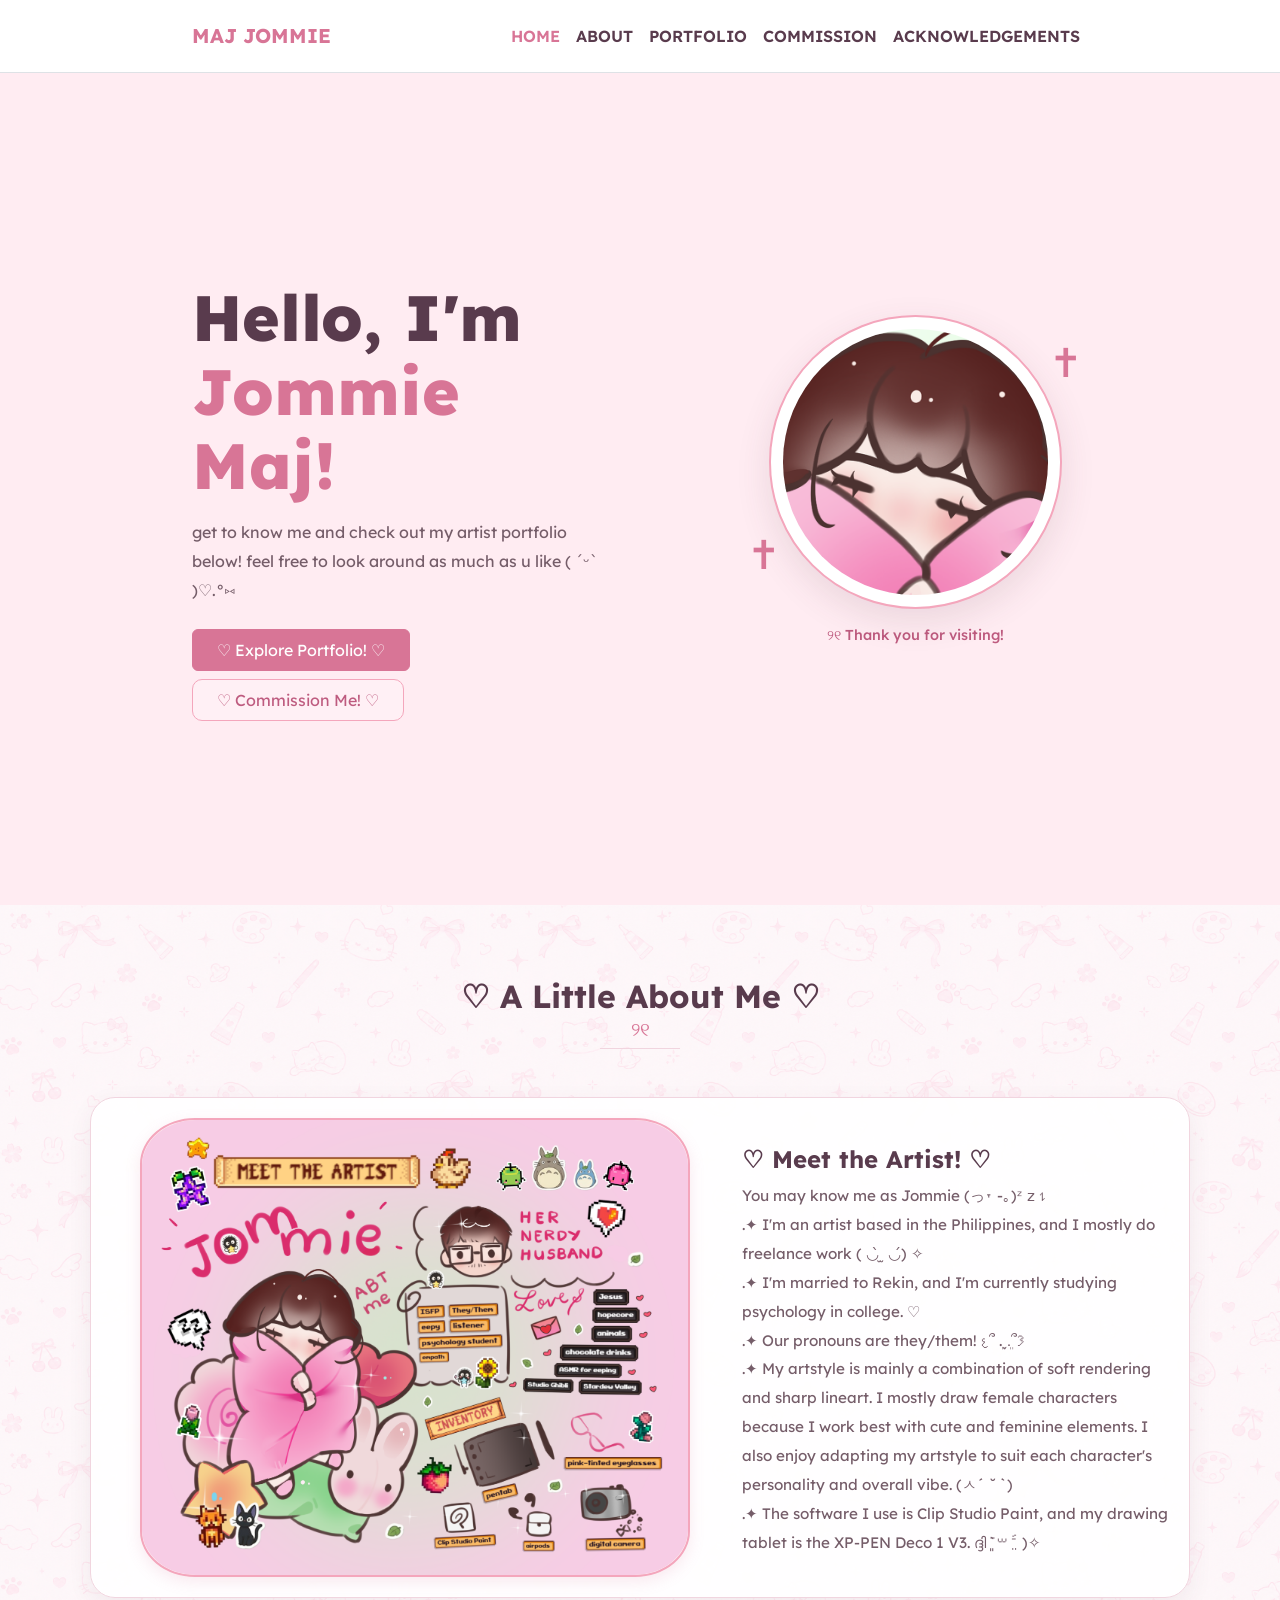
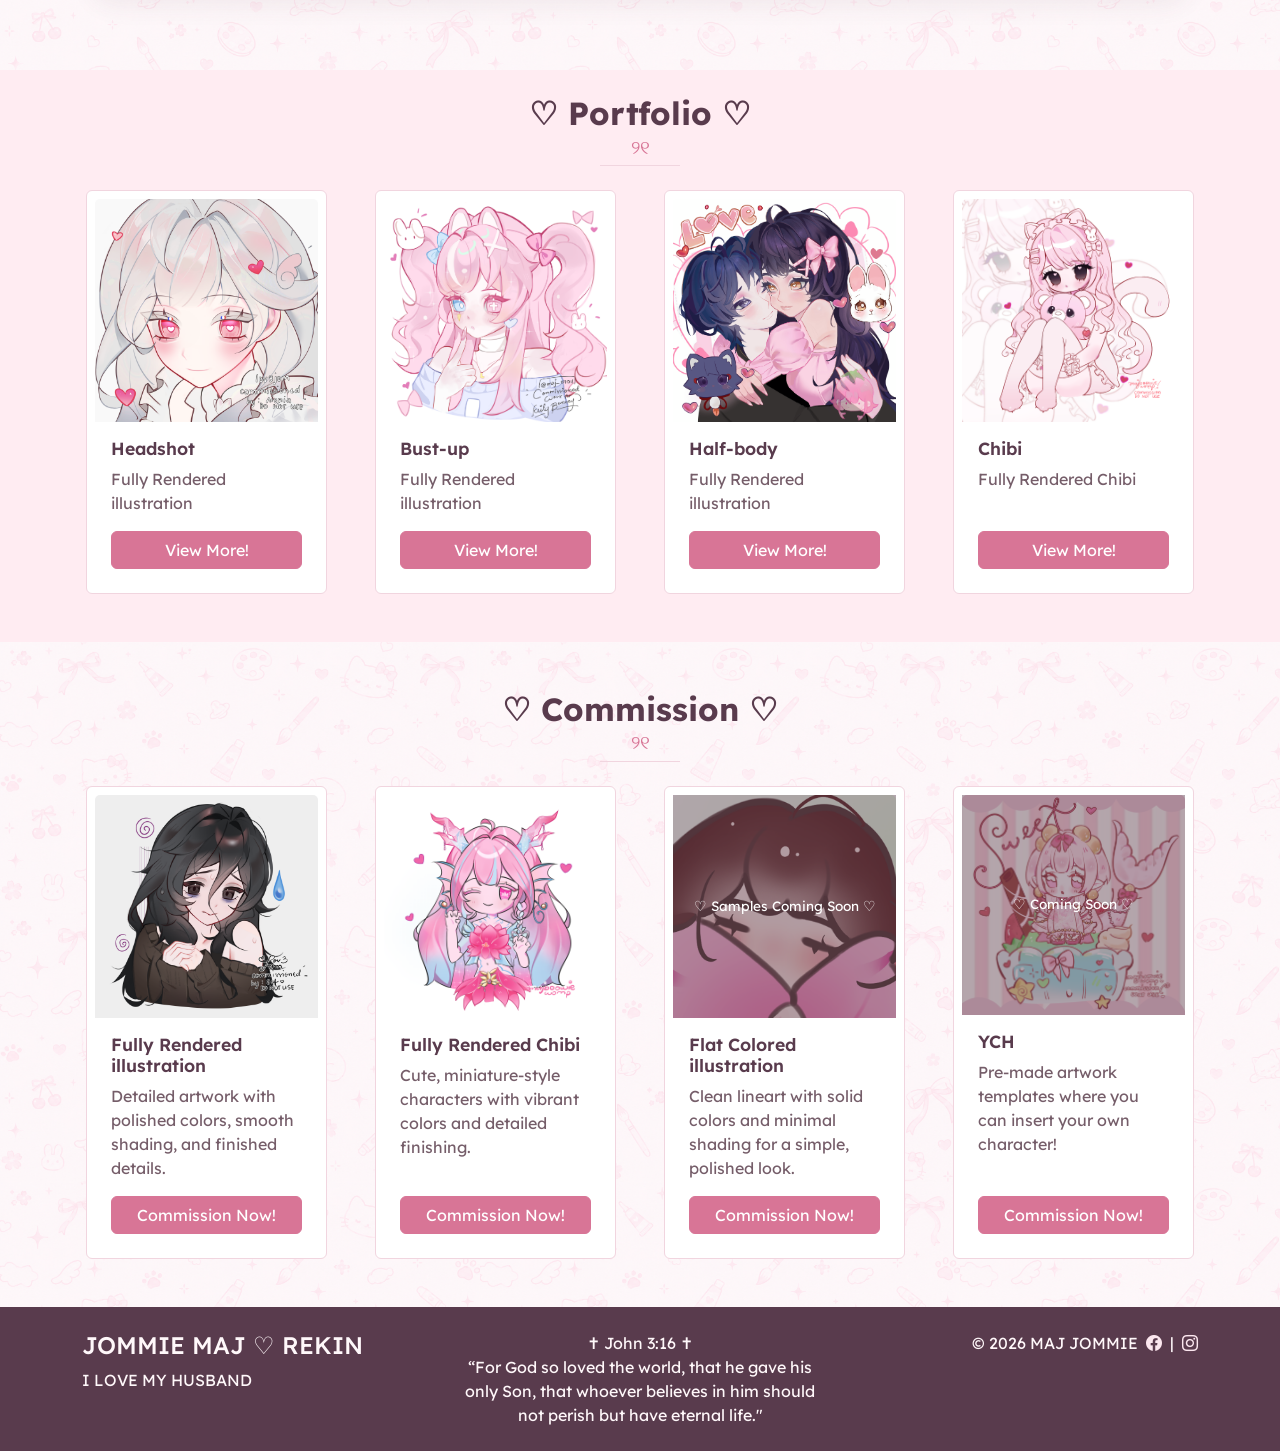
<file: index.html>
<!DOCTYPE html>
<html lang="en">

<head>
    <meta charset="UTF-8">
    <meta name="viewport" content="width=device-width, initial-scale=1.0">

    <title>LoveJom Art | Digital Artist & Art Commissions</title>

    <meta name="description" content="Explore LoveJom Art by Maj Jommie, featuring digital illustrations, character artwork, chibi art, and custom art commissions. View the portfolio and commission your own artwork.">
    <meta name="author" content="Maj Jommie">
    <meta name="robots" content="index, follow">

    <link rel="canonical" href="https://lovejom.art/">

    <link href="https://cdn.jsdelivr.net/npm/bootstrap@5.3.8/dist/css/bootstrap.min.css" rel="stylesheet">

    <link rel="preconnect" href="https://fonts.googleapis.com">
    <link rel="preconnect" href="https://fonts.gstatic.com" crossorigin>
    <link href="https://fonts.googleapis.com/css2?family=Lexend:wght@100..900&display=swap" rel="stylesheet">

    <link rel="stylesheet" href="https://cdn.jsdelivr.net/npm/bootstrap-icons@1.13.1/font/bootstrap-icons.min.css">
    <link href="style.css" rel="stylesheet">

    <link rel="icon" type="image/png" href="img/favicon.png">

    <meta property="og:type" content="website">
    <meta property="og:site_name" content="LoveJom Art">
    <meta property="og:title" content="LoveJom Art | Digital Artist & Art Commissions">
    <meta property="og:description" content="Explore digital illustrations, character artwork, chibi art, and custom commissions by Maj Jommie.">
    <meta property="og:url" content="https://lovejom.art/">
    <meta property="og:image" content="https://lovejom.art/img/preview.jpg">
    <meta property="og:image:width" content="1200">
    <meta property="og:image:height" content="630">
    <meta property="og:image:type" content="image/jpeg">
    <meta property="og:image:alt" content="LoveJom Art digital art portfolio preview">

    <meta name="twitter:card" content="summary_large_image">
    <meta name="twitter:title" content="LoveJom Art | Digital Artist">
    <meta name="twitter:description" content="Discover digital illustrations, chibi art, and custom artwork by Maj Jommie.">
    <meta name="twitter:image" content="https://lovejom.art/img/preview.jpg">
</head>

<body data-bs-spy="scroll"
      data-bs-target="#portfolioNavbar"
      data-bs-smooth-scroll="true"
      data-bs-root-margin="0px 0px -40%"
      tabindex="0">

    <nav class="navbar navbar-expand-lg bg-white border-bottom sticky-top py-3">
        <div class="container-fluid navbar-container">

            <a class="navbar-brand fw-bold text-uppercase" href="index.html#home">
                Maj Jommie
            </a>

            <button class="navbar-toggler border-0"
                    type="button"
                    data-bs-toggle="collapse"
                    data-bs-target="#navbarLinks"
                    aria-controls="navbarLinks"
                    aria-expanded="false"
                    aria-label="Toggle navigation">

                <span class="navbar-toggler-icon"></span>
            </button>

            <div class="collapse navbar-collapse" id="navbarLinks">
                <ul class="navbar-nav ms-auto fw-semibold text-uppercase" id="portfolioNavbar">

                    <li class="nav-item">
                        <a class="nav-link active" href="#home">Home</a>
                    </li>

                    <li class="nav-item">
                        <a class="nav-link" href="#about">About</a>
                    </li>

                    <li class="nav-item">
                        <a class="nav-link" href="#portfolio">Portfolio</a>
                    </li>

                    <li class="nav-item">
                        <a class="nav-link" href="#commission">Commission</a>
                    </li>

                    <li class="nav-item">
                        <a class="nav-link" href="acknowledgements.html">Acknowledgements</a>  
                    </li>

                </ul>
            </div>

        </div>
    </nav>

    <section id="home" class="hero-section d-flex align-items-center">
        <div class="container-fluid landing-content py-5">
            <div class="row align-items-center justify-content-between g-5">

                <div class="col-md-6 text-center text-md-start">

                    <h1 class="hero-title mt-4">
                        Hello, I'm <br> <span>Jommie Maj!</span>
                    </h1>

                    <p class="hero-description mt-3">
                        get to know me and check out my artist portfolio below! feel free to look around as much as u like ( ˊᵕˋ )♡.°⑅
                    </p>

                    <div class="d-flex flex-wrap justify-content-center justify-content-md-start gap-2 mt-4">

                        <a href="#portfolio" class="btn button pink px-4 py-2">
                            ♡ Explore Portfolio! ♡
                        </a>

                        <a href="#commission" class="btn btn-outline-pink px-4 py-2">
                            ♡ Commission Me! ♡
                        </a>

                    </div>

                </div>

                <div class="col-md-5 text-center">

                    <div class="hero-image-wrapper mx-auto">

                        <span class="hero-decoration decoration-one">✝</span>
                        <span class="hero-decoration decoration-two">✝</span>

                        <img src="img/favicon.png"
                             class="hero-image"
                             alt="Maj Jommie profile artwork">

                    </div>

                    <p class="hero-image-caption mt-3">
                        ୨୧ Thank you for visiting!
                    </p>

                </div>

            </div>
        </div>
    </section>

    <section id="about" class="py-5">
        <div class="container py-4">

            <div class="text-center mb-5">
                <h2 class="gallery-title">♡ A Little About Me ♡</h2>
                <div class="gallery-divider mx-auto">୨୧</div>
            </div>

            <div class="about-card p-2 p-md-5 mx-auto">
                <div class="row align-items-center g-4 g-lg-5">

                    <div class="col-md-7 text-center">

                        <div class="about-image-wrapper mx-auto">
                            <img src="img/1.1.png"
                                 class="about-image"
                                 alt="Jommie's profile artwork">
                        </div>
                    </div>

                    <div class="col-md-5">
                        <h4 class="about-name mt-4">♡ Meet the Artist! ♡</h4>

                        <p class="about-text">
                            You may know me as Jommie (っ˕ -｡)ᶻ 𝗓 𐰁<br>
                            .✦ I'm an artist based in the Philippines, and I mostly do freelance work ( ◡̀  ̫ ◡́) ✧<br>
                            .✦ I'm married to Rekin, and I'm currently studying psychology in college. ♡<br>
                            .✦ Our pronouns are they/them! 𐔌՞ ܸ.ˬ.ܸ՞𐦯<br>
                            .✦ My artstyle is mainly a combination of soft rendering and sharp lineart. 
                            I mostly draw female characters because I work best with cute and feminine elements. I also enjoy adapting my artstyle to suit each character's personality and overall vibe. (ㅅ´ ˘ `)<br>
                            .✦ The software I use is Clip Studio Paint, and my drawing tablet is the XP-PEN Deco 1 V3. ദ്ദി ˉ͈̀꒳ˉ͈́ )✧<br>
                                                    </p>
                    </div>

                </div>
            </div>

        </div>
    </section>

    <section id="portfolio" class="py-4 pb-5">

        <div class="text-center mb-4">
            <h2 class="gallery-title">♡ Portfolio ♡</h2>
            <div class="gallery-divider mx-auto">୨୧</div>
        </div>

        <div class="container px-3">
            <div class="row g-2 g-lg-5 justify-content-center">

                <div class="col-6 col-md-3">
                    <div class="card p-2 h-100 d-flex flex-column">

                        <img src="img/Fully rendered Headshot/Commissioned by Aionia Lily.png"
                             class="card-img-top"
                             alt="Fully rendered headshot artwork">

                        <div class="card-body d-flex flex-column">
                            <h5 class="responsive-card-title">Headshot</h5>
                            <p class="responsive-card-text">Fully Rendered illustration</p>

                            <div class="mt-auto d-flex justify-content-center">
                                <a href="portfolio.html" class="btn button pink w-100">
                                    View More!
                                </a>
                            </div>
                        </div>

                    </div>
                </div>

                <div class="col-6 col-md-3">
                    <div class="card p-2 h-100 d-flex flex-column">

                        <img src="img/Fully rendered Bust-up/Commissioned by Keilyy.png"
                             class="card-img-top"
                             alt="Fully rendered bust-up artwork">

                        <div class="card-body d-flex flex-column">
                            <h5 class="responsive-card-title">Bust-up</h5>
                            <p class="responsive-card-text">Fully Rendered illustration</p>

                            <div class="mt-auto d-flex justify-content-center">
                                <a href="portfolio.html" class="btn button pink w-100">
                                    View More!
                                </a>
                            </div>
                        </div>

                    </div>
                </div>

                <div class="col-6 col-md-3">
                    <div class="card p-2 h-100 d-flex flex-column">

                        <img src="img/Fully rendered Halfbody/Ely_s ArtCon.png"
                             class="card-img-top"
                             alt="Fully rendered half-body artwork">

                        <div class="card-body d-flex flex-column">
                            <h5 class="responsive-card-title">Half-body</h5>
                            <p class="responsive-card-text">Fully Rendered illustration</p>

                            <div class="mt-auto d-flex justify-content-center">
                                <a href="portfolio.html" class="btn button pink w-100">
                                    View More!
                                </a>
                            </div>
                        </div>

                    </div>
                </div>

                <div class="col-6 col-md-3">
                    <div class="card p-2 h-100 d-flex flex-column">

                        <img src="img/Chibi Fullbody/Commissioned by Keilyy.png"
                             class="card-img-top"
                             alt="Chibi artwork">

                        <div class="card-body d-flex flex-column">
                            <h5 class="responsive-card-title">Chibi</h5>
                            <p class="responsive-card-text">Fully Rendered Chibi</p>

                            <div class="mt-auto d-flex justify-content-center">
                                <a href="portfolio.html" class="btn button pink w-100">
                                    View More!
                                </a>
                            </div>
                        </div>

                    </div>
                </div>

            </div>
        </div>

    </section>

    <section id="commission" class="py-5">

        <div class="text-center mb-4">
            <h2 class="gallery-title">♡ Commission ♡</h2>
            <div class="gallery-divider mx-auto">୨୧</div>
        </div>

        <div class="container px-3">
            <div class="row g-2 g-lg-5 justify-content-center">

                <div class="col-6 col-md-3">
                    <div class="card p-2 h-100">

                        <img src="img/Fully rendered Bust-up/Commissioned by Sof.png"
                             class="card-img-top"
                             alt="Fully rendered illustration">

                        <div class="card-body d-flex flex-column">
                            <h5 class="responsive-card-title">Fully Rendered illustration</h5>
                            <p class="responsive-card-text">
                                Detailed artwork with polished colors, smooth shading, and finished details.
                            </p>

                            <div class="mt-auto d-flex justify-content-center">
                                <a href="commission.html" class="btn button pink w-100">
                                    Commission Now!
                                </a>
                            </div>
                        </div>

                    </div>
                </div>

                <div class="col-6 col-md-3">
                    <div class="card p-2 h-100">

                        <img src="img/Custom chibi/Commissioned by Eii Yume.png"
                             class="card-img-top"
                             alt="Fully rendered chibi illustration">

                        <div class="card-body d-flex flex-column">
                            <h5 class="responsive-card-title">Fully Rendered Chibi</h5>
                            <p class="responsive-card-text">
                                Cute, miniature-style characters with vibrant colors and detailed finishing.
                            </p>

                            <div class="mt-auto d-flex justify-content-center">
                                <a href="commission.html" class="btn button pink w-100">
                                    Commission Now!
                                </a>
                            </div>
                        </div>

                    </div>
                </div>

                <div class="col-6 col-md-3">
                    <div class="card p-2 h-100">

                        <div class="image-container">
                            <img src="img/favicon.png"
                                 class="card-img-top"
                                 alt="Flat colored illustration">

                            <div class="image-text">
                                <p>♡ Samples Coming Soon ♡</p>
                            </div>
                        </div>

                        <div class="card-body d-flex flex-column">
                            <h5 class="responsive-card-title">Flat Colored illustration</h5>
                            <p class="responsive-card-text">
                                Clean lineart with solid colors and minimal shading for a simple, polished look.
                            </p>

                            <div class="mt-auto d-flex justify-content-center">
                                <a href="commission.html" class="btn button pink w-100">
                                    Commission Now!
                                </a>
                            </div>
                        </div>

                    </div>
                </div>

                <div class="col-6 col-md-3">
                    <div class="card p-2 h-100">

                        <div class="image-container">
                            <img src="img/YCH_s/Sundae/Commissioned by Bunny.png"
                                 class="card-img-top"
                                 alt="Your Character Here artwork">

                            <div class="image-text">
                                <p>♡ Coming Soon ♡</p>
                            </div>
                        </div>

                        <div class="card-body d-flex flex-column">
                            <h5 class="responsive-card-title">YCH</h5>
                            <p class="responsive-card-text">
                                Pre-made artwork templates where you can insert your own character!
                            </p>

                            <div class="mt-auto d-flex justify-content-center">
                                <a href="commission.html" class="btn button pink w-100">
                                    Commission Now!
                                </a>
                            </div>
                        </div>

                    </div>
                </div>

            </div>
        </div>

    </section>

    <footer class="py-4 site-footer">
        <div class="container">
            <div class="row align-items-start">

                <div class="col-md-4 footer-title">
                    <h4 class="white title">JOMMIE MAJ ♡ REKIN</h4>
                    <p>I LOVE MY HUSBAND</p>
                </div>

                <div class="col-md-4">
                    <p class="text-center mb-0">
                        ✝ John 3:16 ✝<br>
                        “For God so loved the world, that he gave his only Son, that whoever believes in him should not perish but have eternal life."
                    </p>
                </div>

                <div class="col-md-4 d-flex justify-content-end align-items-start gap-2 footer-description">
                    <p class="mb-0">© 2026 MAJ JOMMIE</p>

                    <a href="https://www.facebook.com/lovejom" class="white">
                        <i class="bi bi-facebook"></i>
                    </a>

                    <span>|</span>

                    <a href="https://www.instagram.com/lovejom" class="white">
                        <i class="bi bi-instagram"></i>
                    </a>
                </div>

            </div>
        </div>
    </footer>

    <script src="https://cdn.jsdelivr.net/npm/bootstrap@5.3.8/dist/js/bootstrap.bundle.min.js"></script>

    <script async src="https://www.googletagmanager.com/gtm.js?id=GTM-P2FCDST4"></script>
    <script>
        window.dataLayer = window.dataLayer || [];
        function gtag(){dataLayer.push(arguments);}
        gtag('js', new Date());
    </script>

</body>
</html>
</file>
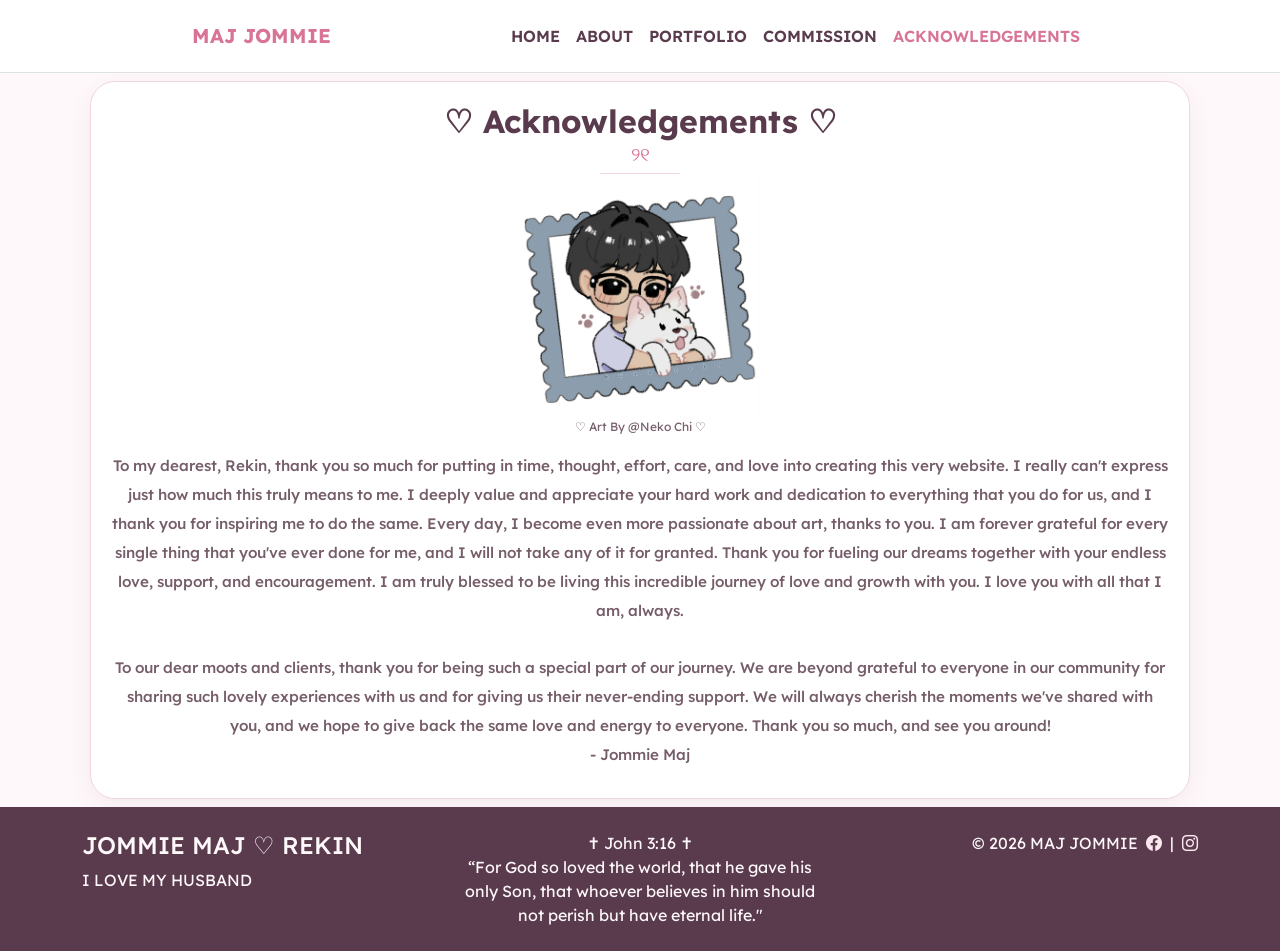
<file: acknowledgements.html>
<!DOCTYPE html>
<html lang="en">

<head>
    <meta charset="UTF-8">
    <meta name="viewport" content="width=device-width, initial-scale=1.0">

    <title>LoveJom Art | Digital Artist & Art Commissions</title>

    <meta name="description" content="Explore LoveJom Art by Maj Jommie, featuring digital illustrations, character artwork, chibi art, and custom art commissions. View the portfolio and commission your own artwork.">
    <meta name="author" content="Maj Jommie">
    <meta name="robots" content="index, follow">

    <link rel="canonical" href="https://lovejom.art/">

    <link href="https://cdn.jsdelivr.net/npm/bootstrap@5.3.8/dist/css/bootstrap.min.css" rel="stylesheet">

    <link rel="preconnect" href="https://fonts.googleapis.com">
    <link rel="preconnect" href="https://fonts.gstatic.com" crossorigin>
    <link href="https://fonts.googleapis.com/css2?family=Lexend:wght@100..900&display=swap" rel="stylesheet">

    <link rel="stylesheet" href="https://cdn.jsdelivr.net/npm/bootstrap-icons@1.13.1/font/bootstrap-icons.min.css">
    <link href="style.css" rel="stylesheet">

    <link rel="icon" type="image/png" href="img/favicon.png">

    <meta property="og:type" content="website">
    <meta property="og:site_name" content="LoveJom Art">
    <meta property="og:title" content="LoveJom Art | Digital Artist & Art Commissions">
    <meta property="og:description" content="Explore digital illustrations, character artwork, chibi art, and custom commissions by Maj Jommie.">
    <meta property="og:url" content="https://lovejom.art/">
    <meta property="og:image" content="https://lovejom.art/img/preview.jpg">
    <meta property="og:image:width" content="1200">
    <meta property="og:image:height" content="630">
    <meta property="og:image:type" content="image/jpeg">
    <meta property="og:image:alt" content="LoveJom Art digital art portfolio preview">

    <meta name="twitter:card" content="summary_large_image">
    <meta name="twitter:title" content="LoveJom Art | Digital Artist">
    <meta name="twitter:description" content="Discover digital illustrations, chibi art, and custom artwork by Maj Jommie.">
    <meta name="twitter:image" content="https://lovejom.art/img/preview.jpg">
</head>

<body data-bs-spy="scroll"
      data-bs-target="#portfolioNavbar"
      data-bs-smooth-scroll="true"
      data-bs-root-margin="0px 0px -40%"
      tabindex="0">

    <nav class="navbar navbar-expand-lg bg-white border-bottom sticky-top py-3">
        <div class="container-fluid navbar-container">

            <a class="navbar-brand fw-bold text-uppercase" href="index.html#home">
                Maj Jommie
            </a>

            <button class="navbar-toggler border-0"
                    type="button"
                    data-bs-toggle="collapse"
                    data-bs-target="#navbarLinks"
                    aria-controls="navbarLinks"
                    aria-expanded="false"
                    aria-label="Toggle navigation">

                <span class="navbar-toggler-icon"></span>
            </button>

            <div class="collapse navbar-collapse" id="navbarLinks">
                <ul class="navbar-nav ms-auto fw-semibold text-uppercase" id="portfolioNavbar">

                    <li class="nav-item">
                        <a class="nav-link active" href="index.html">Home</a>
                    </li>

                    <li class="nav-item">
                        <a class="nav-link" href="index.html#about">About</a>
                    </li>

                    <li class="nav-item">
                        <a class="nav-link" href="portfolio.html">Portfolio</a>
                    </li>

                    <li class="nav-item">
                        <a class="nav-link" href="commission.html">Commission</a>
                    </li>

                    <li class="nav-item">
                        <a class="nav-link" href="#acknowledgements">Acknowledgements</a>  
                    </li>

                </ul>
            </div>

        </div>
    </nav>

    <section id="acknowledgements" class="">
        <div class="container py-2">


            <div class="about-card mx-auto">
                <div class="text-center">
                    <h2 class="gallery-title">♡ Acknowledgements ♡</h2>
                    <div class="gallery-divider mx-auto">୨୧</div>
                </div>
                <div class="row align-items-center">

                <div class="gallery-category">
                    <div class="row g-4 justify-content-center">
                        <div class="col-6 col-md-3 portfolio-card">
                            <a href="img/Acknowledgements_2.jpg" target="_blank" class="">
                                <img src="img/Acknowledgements_2.jpg" class="img-fluid w-100" alt="Bust-up illustration" loading="lazy">
                            </a>
                            <p class="acknowledgement-credit">♡ Art By @Neko Chi ♡</p>
                        </div>
                    </div>
                </div>

                    <div class="text-center">
                        <h5 class="about-text text-center">
                            To my dearest, Rekin, thank you so much for putting in time, thought, effort, 
                            care, and love into creating this very website. I really can't express just 
                            how much this truly means to me. I deeply value and appreciate your hard work 
                            and dedication to everything that you do for us, and I thank you for inspiring 
                            me to do the same. Every day, I become even more passionate about art, thanks to 
                            you. I am forever grateful for every single thing that you've ever done for me, 
                            and I will not take any of it for granted. Thank you for fueling our dreams together 
                            with your endless love, support, and encouragement. I am truly blessed to be living 
                            this incredible journey of love and growth with you. I love you with all that I am, always.
                            <br>
                            <br>
                            To our dear moots and clients, thank you for being such a special part of our journey. 
                            We are beyond grateful to everyone in our community for sharing such lovely experiences 
                            with us and for giving us their never-ending support. We will always cherish the moments 
                            we've shared with you, and we hope to give back the same love and energy to everyone. 
                            Thank you so much, and see you around!
                            <br>
                            - Jommie Maj
                        </h5>
                    </div>

                </div>
            </div>

        </div>
    </section>



    <footer class="py-4 site-footer">
        <div class="container">
            <div class="row align-items-start">

                <div class="col-md-4 footer-title">
                    <h4 class="white title">JOMMIE MAJ ♡ REKIN</h4>
                    <p>I LOVE MY HUSBAND</p>
                </div>

                <div class="col-md-4">
                    <p class="text-center mb-0">
                        ✝ John 3:16 ✝<br>
                        “For God so loved the world, that he gave his only Son, that whoever believes in him should not perish but have eternal life."
                    </p>
                </div>

                <div class="col-md-4 d-flex justify-content-end align-items-start gap-2 footer-description">
                    <p class="mb-0">© 2026 MAJ JOMMIE</p>

                    <a href="https://www.facebook.com/lovejom" class="white">
                        <i class="bi bi-facebook"></i>
                    </a>

                    <span>|</span>

                    <a href="https://www.instagram.com/lovejom" class="white">
                        <i class="bi bi-instagram"></i>
                    </a>
                </div>

            </div>
        </div>
    </footer>

    <script src="https://cdn.jsdelivr.net/npm/bootstrap@5.3.8/dist/js/bootstrap.bundle.min.js"></script>

    <script async src="https://www.googletagmanager.com/gtm.js?id=GTM-P2FCDST4"></script>
    <script>
        window.dataLayer = window.dataLayer || [];
        function gtag(){dataLayer.push(arguments);}
        gtag('js', new Date());
    </script>

</body>
</html>
</file>
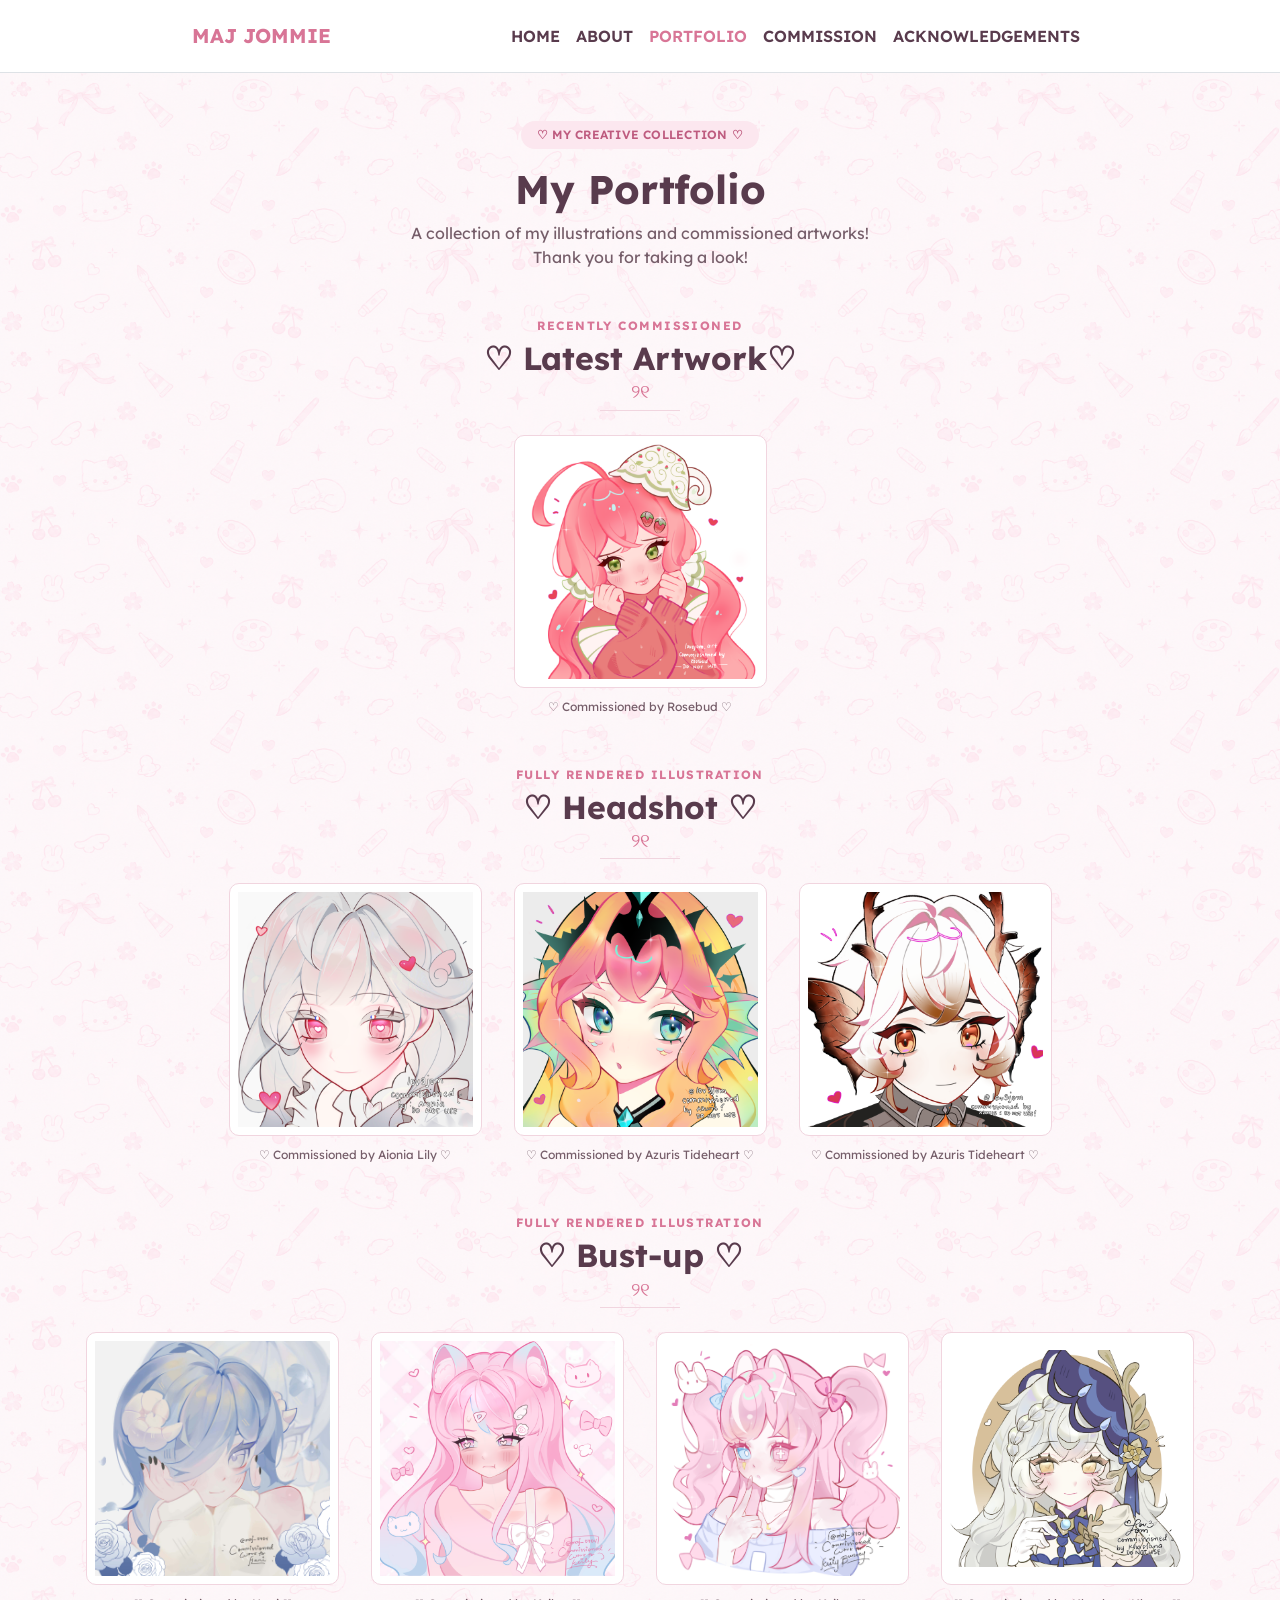
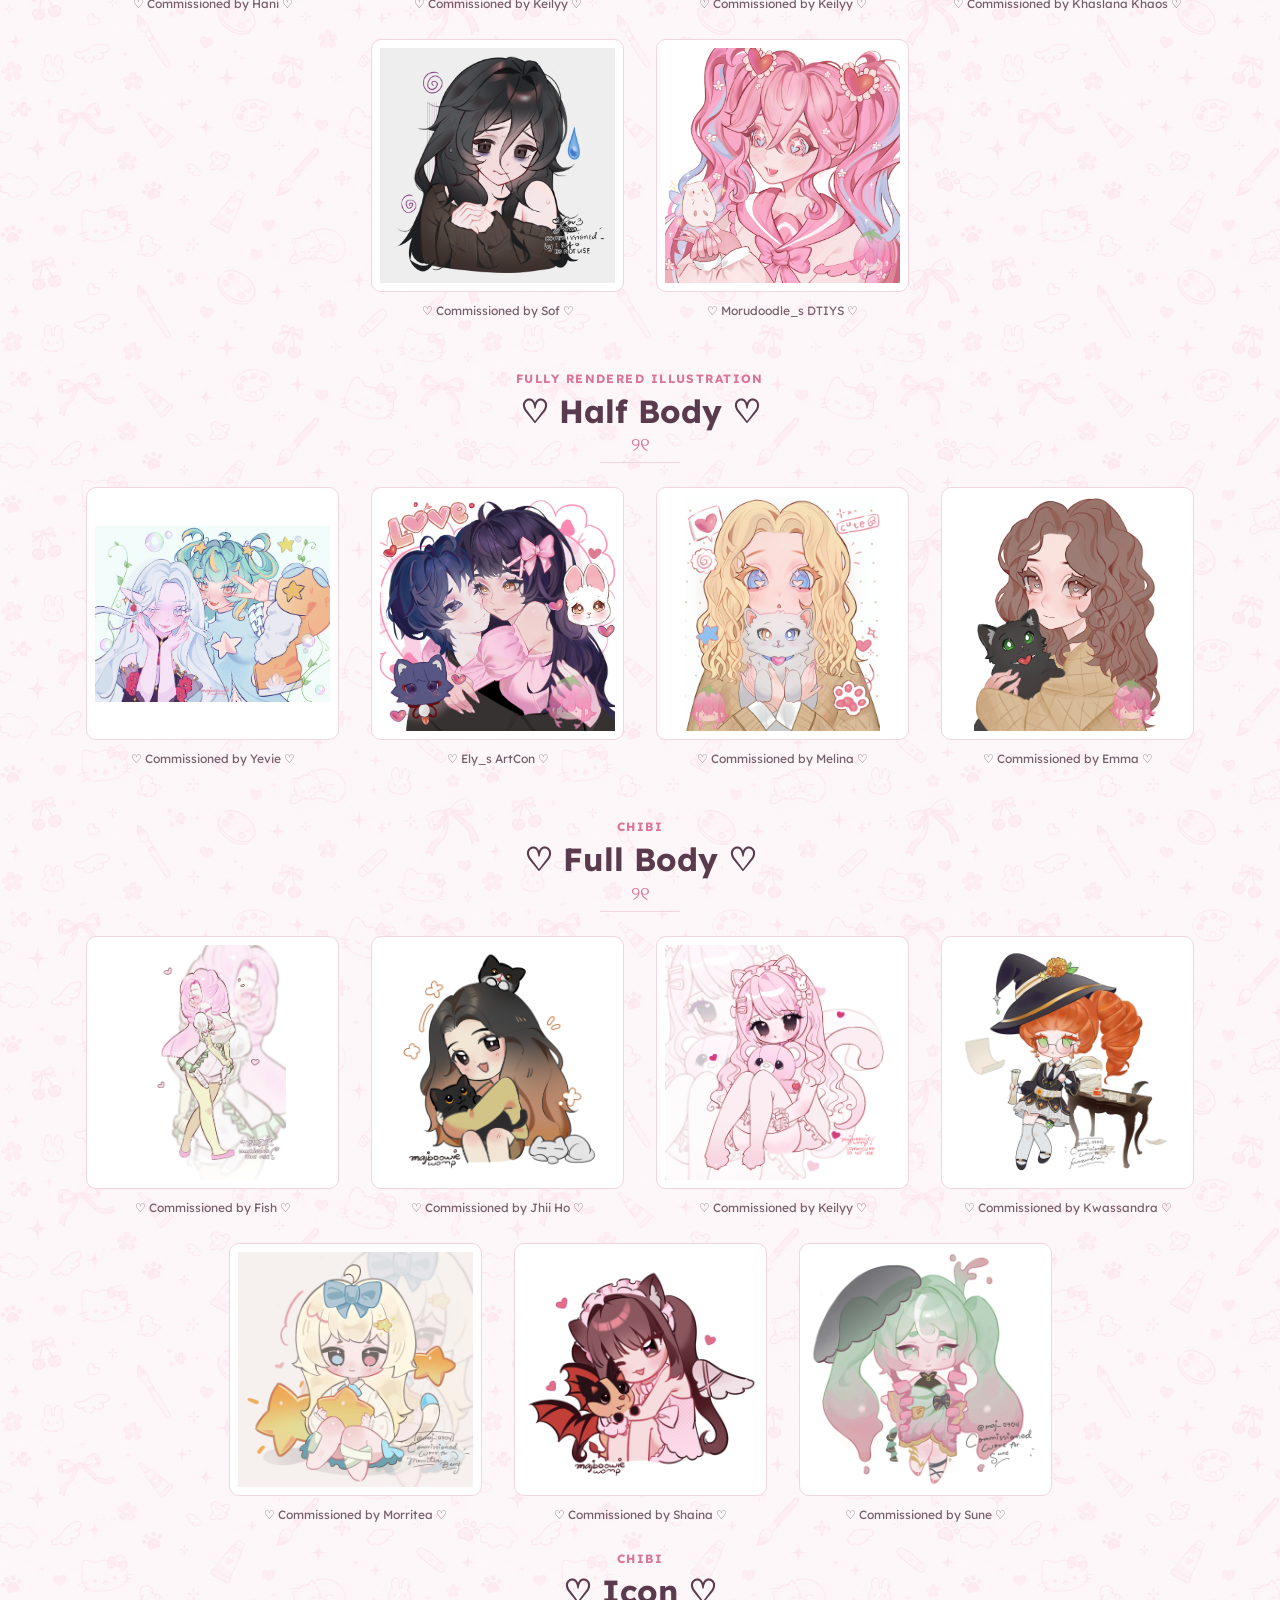
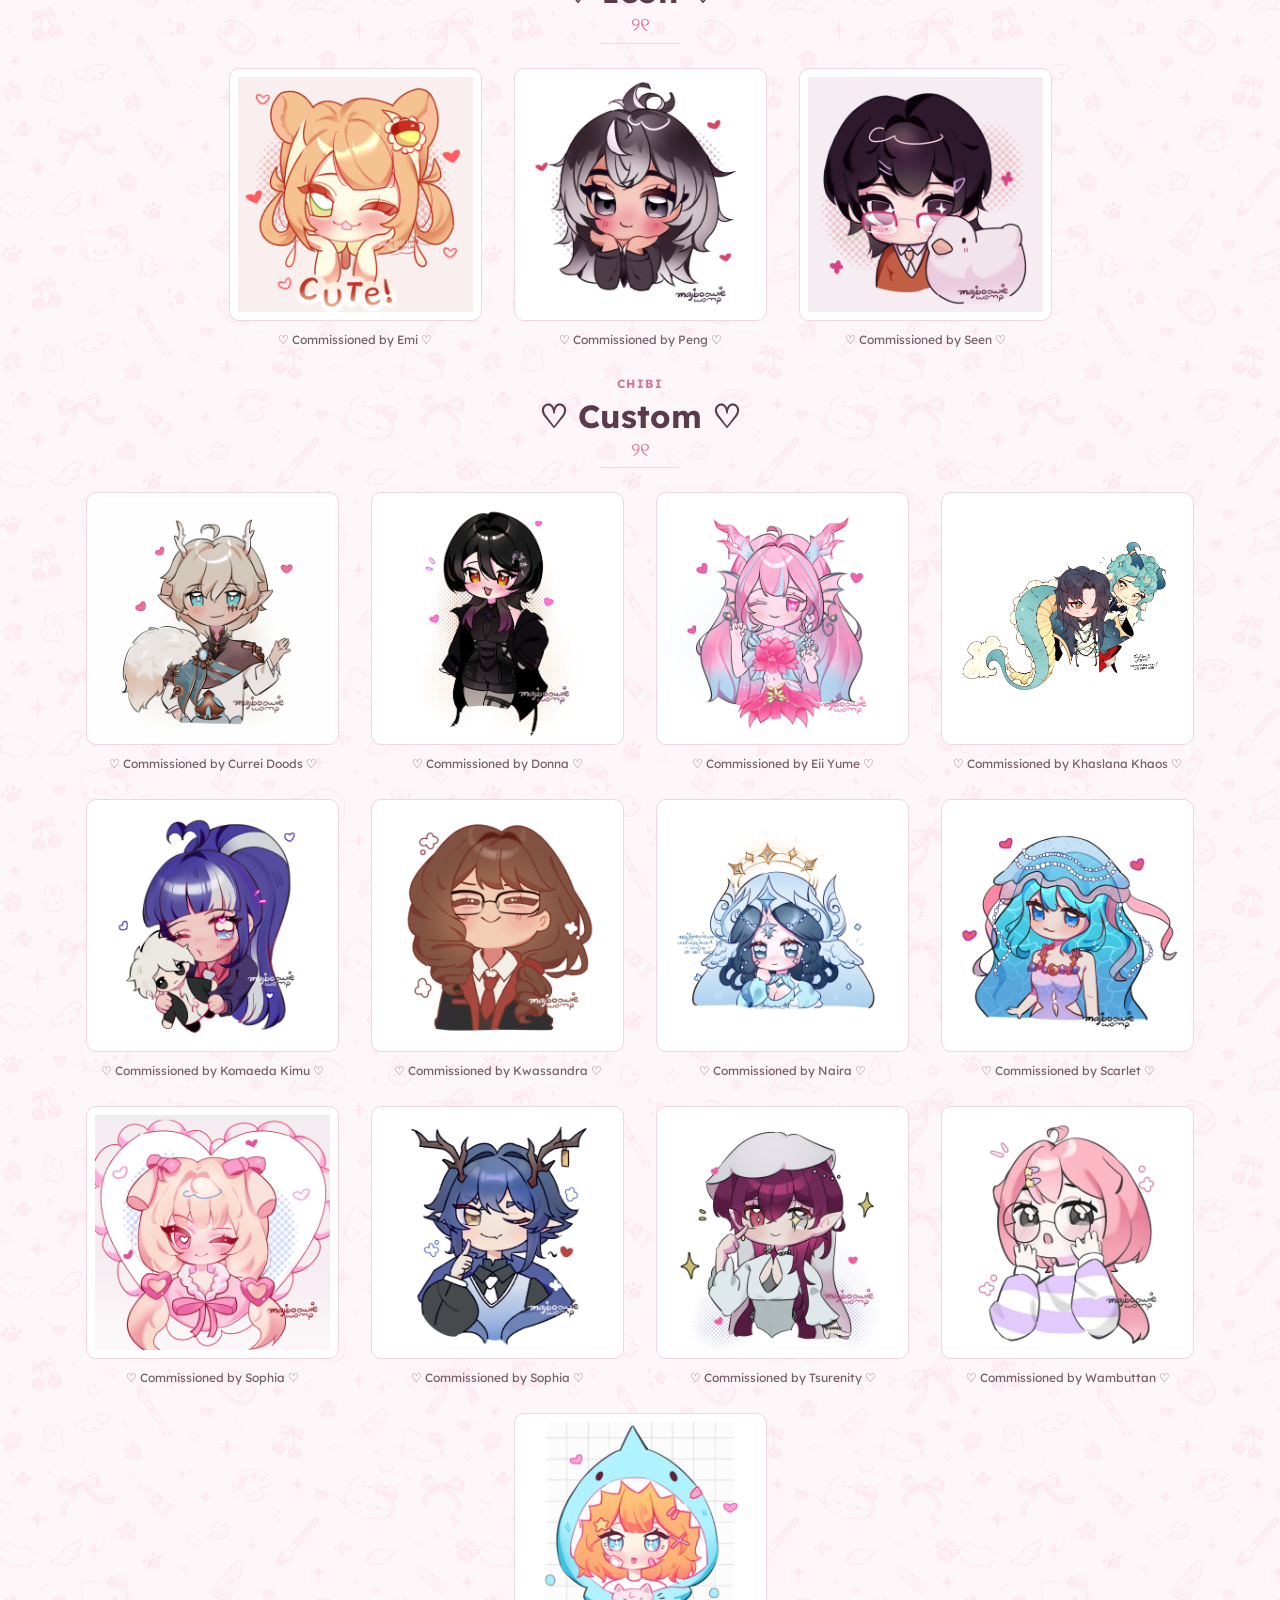
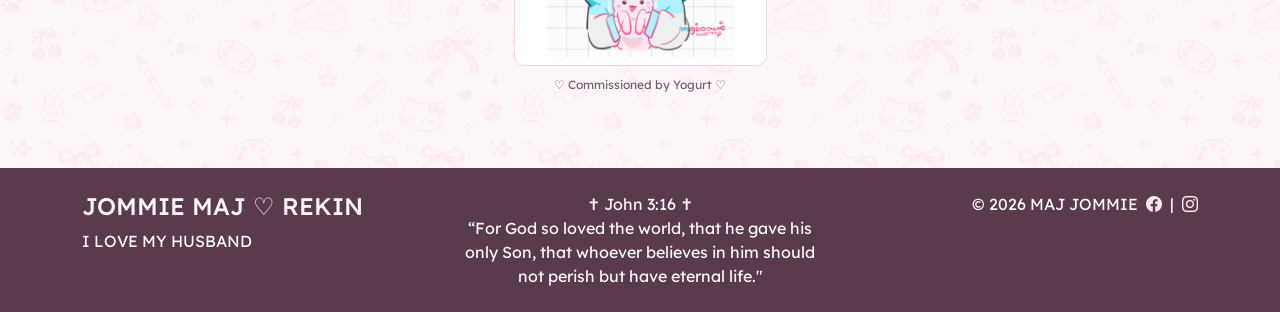
<file: portfolio.html>
<!DOCTYPE html>
<html lang="en">

<head>
    <meta charset="UTF-8">
    <meta name="viewport" content="width=device-width, initial-scale=1.0">

    <title>Digital Art Portfolio | Headshots, Chibi & Illustrations | LoveJom</title>

    <meta name="description" content="Browse the LoveJom Art portfolio by Maj Jommie. Explore fully rendered headshots, bust-up and half-body illustrations, chibi characters, and custom digital artwork.">
    <meta name="author" content="Maj Jommie">
    <meta name="robots" content="index, follow">

    <link rel="canonical" href="https://lovejom.art/portfolio.html">

    <link href="https://cdn.jsdelivr.net/npm/bootstrap@5.3.8/dist/css/bootstrap.min.css" rel="stylesheet">

    <link rel="preconnect" href="https://fonts.googleapis.com">
    <link rel="preconnect" href="https://fonts.gstatic.com" crossorigin>
    <link href="https://fonts.googleapis.com/css2?family=Lexend:wght@100..900&display=swap" rel="stylesheet">

    <link rel="stylesheet" href="https://cdn.jsdelivr.net/npm/bootstrap-icons@1.13.1/font/bootstrap-icons.min.css">
    <link href="style.css" rel="stylesheet">

    <link rel="icon" type="image/png" href="img/favicon.png">

    <meta property="og:type" content="website">
    <meta property="og:site_name" content="LoveJom Art">
    <meta property="og:title" content="Digital Art Portfolio | LoveJom Art">
    <meta property="og:description" content="Explore headshots, bust-up illustrations, half-body artwork, and chibi characters by Maj Jommie.">
    <meta property="og:url" content="https://lovejom.art/portfolio.html">
    <meta property="og:image" content="https://lovejom.art/img/preview.jpg">
    <meta property="og:image:width" content="1200">
    <meta property="og:image:height" content="630">
    <meta property="og:image:type" content="image/jpeg">
    <meta property="og:image:alt" content="LoveJom Art digital illustration portfolio">

    <meta name="twitter:card" content="summary_large_image">
    <meta name="twitter:title" content="Digital Art Portfolio | LoveJom Art">
    <meta name="twitter:description" content="Browse digital illustrations and chibi artwork by Maj Jommie.">
    <meta name="twitter:image" content="https://lovejom.art/img/preview.jpg">
</head>

<body>

    <nav class="navbar navbar-expand-lg bg-white border-bottom sticky-top py-3">
        <div class="container-fluid navbar-container">

            <a class="navbar-brand fw-bold text-uppercase" href="index.html#home">
                Maj Jommie
            </a>

            <button class="navbar-toggler border-0"
                    type="button"
                    data-bs-toggle="collapse"
                    data-bs-target="#navbarLinks"
                    aria-controls="navbarLinks"
                    aria-expanded="false"
                    aria-label="Toggle navigation">

                <span class="navbar-toggler-icon"></span>
            </button>

            <div class="collapse navbar-collapse" id="navbarLinks">
                <ul class="navbar-nav ms-auto fw-semibold text-uppercase">

                    <li class="nav-item">
                        <a class="nav-link" href="index.html#home">Home</a>
                    </li>

                    <li class="nav-item">
                        <a class="nav-link" href="index.html#about">About</a>
                    </li>

                    <li class="nav-item">
                        <a class="nav-link active" href="portfolio.html">Portfolio</a>
                    </li>

                    <li class="nav-item">
                        <a class="nav-link" href="commission.html">Commission</a>
                    </li>

                    <li class="nav-item">
                        <a class="nav-link" href="acknowledgements.html">Acknowledgements</a>  
                    </li>

                </ul>
            </div>

        </div>
    </nav>

    <section id="portfolio" class="py-5"
             style="background-image: url('img/background3.png'); background-size: 480px 270px; background-repeat: repeat; background-position: top left; background-attachment: scroll;">

        <div class="container">

            <div class="text-center mb-5">
                <span class="badge pink rounded-pill px-3 py-2 mb-3">
                    ♡ MY CREATIVE COLLECTION ♡
                </span>

                <h1 class="fw-bold">My Portfolio</h1>

                <p class="text-muted mx-auto" style="max-width: 500px;">
                    A collection of my illustrations and commissioned artworks! Thank you for taking a look!
                </p>
            </div>

            <div class="gallery-category mb-5">

                <div class="text-center mb-4">
                    <p class="gallery-label mb-1">RECENTLY COMMISSIONED</p>
                    <h2 class="gallery-title">♡ Latest Artwork♡</h2>
                    <div class="gallery-divider mx-auto">୨୧</div>
                </div>

                <div class="row g-4 justify-content-center">

                    <div class="col-6 col-md-3 portfolio-card">
                        <a href="img/Fully rendered Bust-up/commissioned by rosebud with wm.png" target="_blank" class="gallery-item">
                            <img src="img/Fully rendered Bust-up/commissioned by rosebud with wm.png" class="img-fluid w-100" alt="Bust-up illustration" loading="lazy">
                        </a>
                        <p class="portfolio-credit">♡ Commissioned by Rosebud ♡</p>
                    </div>

 

                </div>
            </div>

            <div class="gallery-category mb-5">

                <div class="text-center mb-4">
                    <p class="gallery-label mb-1">FULLY RENDERED ILLUSTRATION</p>
                    <h2 class="gallery-title">♡ Headshot ♡</h2>
                    <div class="gallery-divider mx-auto">୨୧</div>
                </div>

                <div class="row g-4 justify-content-center">

                    <div class="col-6 col-md-3 portfolio-card">
                        <a href="img/Fully rendered Headshot/Commissioned by Aionia Lily.png" target="_blank" class="gallery-item">
                            <img src="img/Fully rendered Headshot/Commissioned by Aionia Lily.png" class="img-fluid w-100" alt="Headshot illustration 1" loading="lazy">
                        </a>
                        <p class="portfolio-credit">♡ Commissioned by Aionia Lily ♡</p>
                    </div>

                    <div class="col-6 col-md-3 portfolio-card">
                        <a href="img/Fully rendered Headshot/Commissioned by Azuris Tideheart (2).png" target="_blank" class="gallery-item">
                            <img src="img/Fully rendered Headshot/Commissioned by Azuris Tideheart (2).png" class="img-fluid w-100" alt="Headshot illustration 2" loading="lazy">
                        </a>
                        <p class="portfolio-credit">♡ Commissioned by Azuris Tideheart ♡</p>
                    </div>

                    <div class="col-6 col-md-3 portfolio-card">
                        <a href="img/Fully rendered Headshot/Commissioned by Azuris Tideheart.png" target="_blank" class="gallery-item">
                            <img src="img/Fully rendered Headshot/Commissioned by Azuris Tideheart.png" class="img-fluid w-100" alt="Headshot illustration 3" loading="lazy">
                        </a>
                        <p class="portfolio-credit">♡ Commissioned by Azuris Tideheart ♡</p>
                    </div>

                </div>
            </div>

            <div class="gallery-category mb-5">

                <div class="text-center mb-4">
                    <p class="gallery-label mb-1">FULLY RENDERED ILLUSTRATION</p>
                    <h2 class="gallery-title">♡ Bust-up ♡</h2>
                    <div class="gallery-divider mx-auto">୨୧</div>
                </div>

                <div class="row g-4 justify-content-center">

                    <div class="col-6 col-md-3 portfolio-card">
                        <a href="img/Fully rendered Bust-up/Commissioned by Hani.jpg" target="_blank" class="gallery-item">
                            <img src="img/Fully rendered Bust-up/Commissioned by Hani.jpg" class="img-fluid w-100" alt="Bust-up illustration 1" loading="lazy">
                        </a>
                        <p class="portfolio-credit">♡ Commissioned by Hani ♡</p>
                    </div>

                    <div class="col-6 col-md-3 portfolio-card">
                        <a href="img/Fully rendered Bust-up/Commissioned by Keilyy (2).png" target="_blank" class="gallery-item">
                            <img src="img/Fully rendered Bust-up/Commissioned by Keilyy (2).png" class="img-fluid w-100" alt="Bust-up illustration 2" loading="lazy">
                        </a>
                        <p class="portfolio-credit">♡ Commissioned by Keilyy ♡</p>
                    </div>

                    <div class="col-6 col-md-3 portfolio-card">
                        <a href="img/Fully rendered Bust-up/Commissioned by Keilyy.png" target="_blank" class="gallery-item">
                            <img src="img/Fully rendered Bust-up/Commissioned by Keilyy.png" class="img-fluid w-100" alt="Bust-up illustration 3" loading="lazy">
                        </a>
                        <p class="portfolio-credit">♡ Commissioned by Keilyy ♡</p>
                    </div>

                    <div class="col-6 col-md-3 portfolio-card">
                        <a href="img/Fully rendered Bust-up/Commissioned by Khaslana Khaos.png" target="_blank" class="gallery-item">
                            <img src="img/Fully rendered Bust-up/Commissioned by Khaslana Khaos.png" class="img-fluid w-100" alt="Bust-up illustration 4" loading="lazy">
                        </a>
                        <p class="portfolio-credit">♡ Commissioned by Khaslana Khaos ♡</p>
                    </div>

                    <div class="col-6 col-md-3 portfolio-card">
                        <a href="img/Fully rendered Bust-up/Commissioned by Sof.png" target="_blank" class="gallery-item">
                            <img src="img/Fully rendered Bust-up/Commissioned by Sof.png" class="img-fluid w-100" alt="Bust-up illustration 5" loading="lazy">
                        </a>
                        <p class="portfolio-credit">♡ Commissioned by Sof ♡</p>
                    </div>

                    <div class="col-6 col-md-3 portfolio-card">
                        <a href="img/Fully rendered Bust-up/Morudoodle_s DTIYS.png" target="_blank" class="gallery-item">
                            <img src="img/Fully rendered Bust-up/Morudoodle_s DTIYS.png" class="img-fluid w-100" alt="Bust-up illustration 6" loading="lazy">
                        </a>
                        <p class="portfolio-credit">♡ Morudoodle_s DTIYS ♡</p>
                    </div>

                </div>
            </div>

            <div class="gallery-category mb-5">

                <div class="text-center mb-4">
                    <p class="gallery-label mb-1">FULLY RENDERED ILLUSTRATION</p>
                    <h2 class="gallery-title">♡ Half Body ♡</h2>
                    <div class="gallery-divider mx-auto">୨୧</div>
                </div>

                <div class="row g-4 justify-content-center">

                    <div class="col-6 col-md-3 portfolio-card">
                        <a href="img/Fully rendered Halfbody/Commissioned by Yevie.png" target="_blank" class="gallery-item">
                            <img src="img/Fully rendered Halfbody/Commissioned by Yevie.png" class="img-fluid w-100" alt="Halfbody illustration 1" loading="lazy">
                        </a>
                        <p class="portfolio-credit">♡ Commissioned by Yevie ♡</p>
                    </div>

                    <div class="col-6 col-md-3 portfolio-card">
                        <a href="img/Fully rendered Halfbody/Ely_s ArtCon.png" target="_blank" class="gallery-item">
                            <img src="img/Fully rendered Halfbody/Ely_s ArtCon.png" class="img-fluid w-100" alt="Halfbody illustration 2" loading="lazy">
                        </a>
                        <p class="portfolio-credit">♡ Ely_s ArtCon ♡</p>
                    </div>

                    <div class="col-6 col-md-3 portfolio-card">
                        <a href="img/Fully rendered Halfbody/Commissioned by Melina.png" target="_blank" class="gallery-item">
                            <img src="img/Fully rendered Halfbody/Commissioned by Melina.png" class="img-fluid w-100" alt="Halfbody illustration 3" loading="lazy">
                        </a>
                        <p class="portfolio-credit">♡ Commissioned by Melina ♡</p>
                    </div>

                    <div class="col-6 col-md-3 portfolio-card">
                        <a href="img/Fully rendered Halfbody/Commissioned by Emma.png" target="_blank" class="gallery-item">
                            <img src="img/Fully rendered Halfbody/Commissioned by Emma.png" class="img-fluid w-100" alt="Halfbody illustration 4" loading="lazy">
                        </a>
                        <p class="portfolio-credit">♡ Commissioned by Emma ♡</p>
                    </div>

                </div>
            </div>

            <div class="gallery-category mb-4">

                <div class="text-center mb-4">
                    <p class="gallery-label mb-1">CHIBI</p>
                    <h2 class="gallery-title">♡ Full Body ♡</h2>
                    <div class="gallery-divider mx-auto">୨୧</div>
                </div>

                <div class="row g-4 justify-content-center">

                    <div class="col-6 col-md-3 portfolio-card">
                        <a href="img/Chibi Fullbody/Commissioned by Fish.png" target="_blank" class="gallery-item">
                            <img src="img/Chibi Fullbody/Commissioned by Fish.png" class="img-fluid w-100" alt="Chibi illustration 1" loading="lazy">
                        </a>
                        <p class="portfolio-credit">♡ Commissioned by Fish ♡</p>
                    </div>

                    <div class="col-6 col-md-3 portfolio-card">
                        <a href="img/Chibi Fullbody/Commissioned by Jhii Ho.png" target="_blank" class="gallery-item">
                            <img src="img/Chibi Fullbody/Commissioned by Jhii Ho.png" class="img-fluid w-100" alt="Chibi illustration 2" loading="lazy">
                        </a>
                        <p class="portfolio-credit">♡ Commissioned by Jhii Ho ♡</p>
                    </div>

                    <div class="col-6 col-md-3 portfolio-card">
                        <a href="img/Chibi Fullbody/Commissioned by Keilyy.png" target="_blank" class="gallery-item">
                            <img src="img/Chibi Fullbody/Commissioned by Keilyy.png" class="img-fluid w-100" alt="Chibi illustration 3" loading="lazy">
                        </a>
                        <p class="portfolio-credit">♡ Commissioned by Keilyy ♡</p>
                    </div>

                    <div class="col-6 col-md-3 portfolio-card">
                        <a href="img/Chibi Fullbody/Commissioned by Kwassandra.jpg" target="_blank" class="gallery-item">
                            <img src="img/Chibi Fullbody/Commissioned by Kwassandra.jpg" class="img-fluid w-100" alt="Chibi illustration 4" loading="lazy">
                        </a>
                        <p class="portfolio-credit">♡ Commissioned by Kwassandra ♡</p>
                    </div>

                    <div class="col-6 col-md-3 portfolio-card">
                        <a href="img/Chibi Fullbody/Commissioned by Morritea.jpg" target="_blank" class="gallery-item">
                            <img src="img/Chibi Fullbody/Commissioned by Morritea.jpg" class="img-fluid w-100" alt="Chibi illustration 5" loading="lazy">
                        </a>
                        <p class="portfolio-credit">♡ Commissioned by Morritea ♡</p>
                    </div>

                    <div class="col-6 col-md-3 portfolio-card">
                        <a href="img/Chibi Fullbody/Commissioned by Shaina.png" target="_blank" class="gallery-item">
                            <img src="img/Chibi Fullbody/Commissioned by Shaina.png" class="img-fluid w-100" alt="Chibi illustration 6" loading="lazy">
                        </a>
                        <p class="portfolio-credit">♡ Commissioned by Shaina ♡</p>
                    </div>

                    <div class="col-6 col-md-3 portfolio-card">
                        <a href="img/Chibi Fullbody/Commissioned by Sune.jpg" target="_blank" class="gallery-item">
                            <img src="img/Chibi Fullbody/Commissioned by Sune.jpg" class="img-fluid w-100" alt="Chibi illustration 7" loading="lazy">
                        </a>
                        <p class="portfolio-credit">♡ Commissioned by Sune ♡</p>
                    </div>

                </div>
            </div>

            <div class="gallery-category mb-4">

                <div class="text-center mb-4">
                    <p class="gallery-label mb-1">CHIBI</p>
                    <h2 class="gallery-title">♡ Icon ♡</h2>
                    <div class="gallery-divider mx-auto">୨୧</div>
                </div>

                <div class="row g-4 justify-content-center">

                    <div class="col-6 col-md-3 portfolio-card">
                        <a href="img/Chibi Icon/Commissioned by Emi.png" target="_blank" class="gallery-item">
                            <img src="img/Chibi Icon/Commissioned by Emi.png" class="img-fluid w-100" alt="Chibi icon 1" loading="lazy">
                        </a>
                        <p class="portfolio-credit">♡ Commissioned by Emi ♡</p>
                    </div>

                    <div class="col-6 col-md-3 portfolio-card">
                        <a href="img/Chibi Icon/Commissioned by Peng (2).png" target="_blank" class="gallery-item">
                            <img src="img/Chibi Icon/Commissioned by Peng (2).png" class="img-fluid w-100" alt="Chibi icon 2" loading="lazy">
                        </a>
                        <p class="portfolio-credit">♡ Commissioned by Peng ♡</p>
                    </div>

                    <div class="col-6 col-md-3 portfolio-card">
                        <a href="img/Chibi Icon/Commissioned by Seen.png" target="_blank" class="gallery-item">
                            <img src="img/Chibi Icon/Commissioned by Seen.png" class="img-fluid w-100" alt="Chibi icon 3" loading="lazy">
                        </a>
                        <p class="portfolio-credit">♡ Commissioned by Seen ♡</p>
                    </div>

                </div>
            </div>

            <div class="gallery-category mb-4">

                <div class="text-center mb-4">
                    <p class="gallery-label mb-1">CHIBI</p>
                    <h2 class="gallery-title">♡ Custom ♡</h2>
                    <div class="gallery-divider mx-auto">୨୧</div>
                </div>

                <div class="row g-4 justify-content-center">

                    <div class="col-6 col-md-3 portfolio-card">
                        <a href="img/Custom chibi/Commissioned by Currei Doods.jpg" target="_blank" class="gallery-item">
                            <img src="img/Custom chibi/Commissioned by Currei Doods.jpg" class="img-fluid w-100" alt="Custom chibi 1" loading="lazy">
                        </a>
                        <p class="portfolio-credit">♡ Commissioned by Currei Doods ♡</p>
                    </div>

                    <div class="col-6 col-md-3 portfolio-card">
                        <a href="img/Custom chibi/Commissioned by Donna.png" target="_blank" class="gallery-item">
                            <img src="img/Custom chibi/Commissioned by Donna.png" class="img-fluid w-100" alt="Custom chibi 2" loading="lazy">
                        </a>
                        <p class="portfolio-credit">♡ Commissioned by Donna ♡</p>
                    </div>

                    <div class="col-6 col-md-3 portfolio-card">
                        <a href="img/Custom chibi/Commissioned by Eii Yume.png" target="_blank" class="gallery-item">
                            <img src="img/Custom chibi/Commissioned by Eii Yume.png" class="img-fluid w-100" alt="Custom chibi 3" loading="lazy">
                        </a>
                        <p class="portfolio-credit">♡ Commissioned by Eii Yume ♡</p>
                    </div>

                    <div class="col-6 col-md-3 portfolio-card">
                        <a href="img/Custom chibi/Commissioned by Khaslana Khaos.png" target="_blank" class="gallery-item">
                            <img src="img/Custom chibi/Commissioned by Khaslana Khaos.png" class="img-fluid w-100" alt="Custom chibi 4" loading="lazy">
                        </a>
                        <p class="portfolio-credit">♡ Commissioned by Khaslana Khaos ♡</p>
                    </div>

                    <div class="col-6 col-md-3 portfolio-card">
                        <a href="img/Custom chibi/Commissioned by Komaeda Kimu.png" target="_blank" class="gallery-item">
                            <img src="img/Custom chibi/Commissioned by Komaeda Kimu.png" class="img-fluid w-100" alt="Custom chibi 5" loading="lazy">
                        </a>
                        <p class="portfolio-credit">♡ Commissioned by Komaeda Kimu ♡</p>
                    </div>

                    <div class="col-6 col-md-3 portfolio-card">
                        <a href="img/Custom chibi/Commissioned by Kwassandra.png" target="_blank" class="gallery-item">
                            <img src="img/Custom chibi/Commissioned by Kwassandra.png" class="img-fluid w-100" alt="Custom chibi 6" loading="lazy">
                        </a>
                        <p class="portfolio-credit">♡ Commissioned by Kwassandra ♡</p>
                    </div>

                    <div class="col-6 col-md-3 portfolio-card">
                        <a href="img/Custom chibi/Commissioned by Naira.png" target="_blank" class="gallery-item">
                            <img src="img/Custom chibi/Commissioned by Naira.png" class="img-fluid w-100" alt="Custom chibi 7" loading="lazy">
                        </a>
                        <p class="portfolio-credit">♡ Commissioned by Naira ♡</p>
                    </div>

                    <div class="col-6 col-md-3 portfolio-card">
                        <a href="img/Custom chibi/Commissioned by Scarlet.jpg" target="_blank" class="gallery-item">
                            <img src="img/Custom chibi/Commissioned by Scarlet.jpg" class="img-fluid w-100" alt="Custom chibi 8" loading="lazy">
                        </a>
                        <p class="portfolio-credit">♡ Commissioned by Scarlet ♡</p>
                    </div>

                    <div class="col-6 col-md-3 portfolio-card">
                        <a href="img/Custom chibi/Commissioned by Sophia (2).png" target="_blank" class="gallery-item">
                            <img src="img/Custom chibi/Commissioned by Sophia (2).png" class="img-fluid w-100" alt="Custom chibi 9" loading="lazy">
                        </a>
                        <p class="portfolio-credit">♡ Commissioned by Sophia ♡</p>
                    </div>

                    <div class="col-6 col-md-3 portfolio-card">
                        <a href="img/Custom chibi/Commissioned by Sophia.png" target="_blank" class="gallery-item">
                            <img src="img/Custom chibi/Commissioned by Sophia.png" class="img-fluid w-100" alt="Custom chibi 10" loading="lazy">
                        </a>
                        <p class="portfolio-credit">♡ Commissioned by Sophia ♡</p>
                    </div>

                    <div class="col-6 col-md-3 portfolio-card">
                        <a href="img/Custom chibi/Commissioned by Tsurenity.png" target="_blank" class="gallery-item">
                            <img src="img/Custom chibi/Commissioned by Tsurenity.png" class="img-fluid w-100" alt="Custom chibi 11" loading="lazy">
                        </a>
                        <p class="portfolio-credit">♡ Commissioned by Tsurenity ♡</p>
                    </div>

                    <div class="col-6 col-md-3 portfolio-card">
                        <a href="img/Custom chibi/Commissioned by Wambuttan.png" target="_blank" class="gallery-item">
                            <img src="img/Custom chibi/Commissioned by Wambuttan.png" class="img-fluid w-100" alt="Custom chibi 12" loading="lazy">
                        </a>
                        <p class="portfolio-credit">♡ Commissioned by Wambuttan ♡</p>
                    </div>

                    <div class="col-6 col-md-3 portfolio-card">
                        <a href="img/Custom chibi/Commissioned by Yogurt.png" target="_blank" class="gallery-item">
                            <img src="img/Custom chibi/Commissioned by Yogurt.png" class="img-fluid w-100" alt="Custom chibi 13" loading="lazy">
                        </a>
                        <p class="portfolio-credit">♡ Commissioned by Yogurt ♡</p>
                    </div>

                </div>
            </div>

        </div>
    </section>

    <footer class="py-4 site-footer">
        <div class="container">
            <div class="row align-items-start">

                <div class="col-md-4 footer-title">
                    <h4 class="white title">JOMMIE MAJ ♡ REKIN</h4>
                    <p>I LOVE MY HUSBAND</p>
                </div>

                <div class="col-md-4">
                    <p class="text-center mb-0">
                        ✝ John 3:16 ✝<br>
                        “For God so loved the world, that he gave his only Son, that whoever believes in him should not perish but have eternal life."
                    </p>
                </div>

                <div class="col-md-4 d-flex justify-content-end align-items-start gap-2 footer-description">
                    <p class="mb-0">© 2026 MAJ JOMMIE</p>

                    <a href="https://www.facebook.com/lovejom" class="white">
                        <i class="bi bi-facebook"></i>
                    </a>

                    <span>|</span>

                    <a href="https://www.instagram.com/lovejom" class="white">
                        <i class="bi bi-instagram"></i>
                    </a>
                </div>

            </div>
        </div>
    </footer>

    <script src="https://cdn.jsdelivr.net/npm/bootstrap@5.3.8/dist/js/bootstrap.bundle.min.js"></script>
    <script async src="https://www.googletagmanager.com/gtm.js?id=GTM-P2FCDST4"></script>
    <script>
        window.dataLayer = window.dataLayer || [];
        function gtag(){dataLayer.push(arguments);}
        gtag('js', new Date());
    </script>

</body>
</html>
</file>
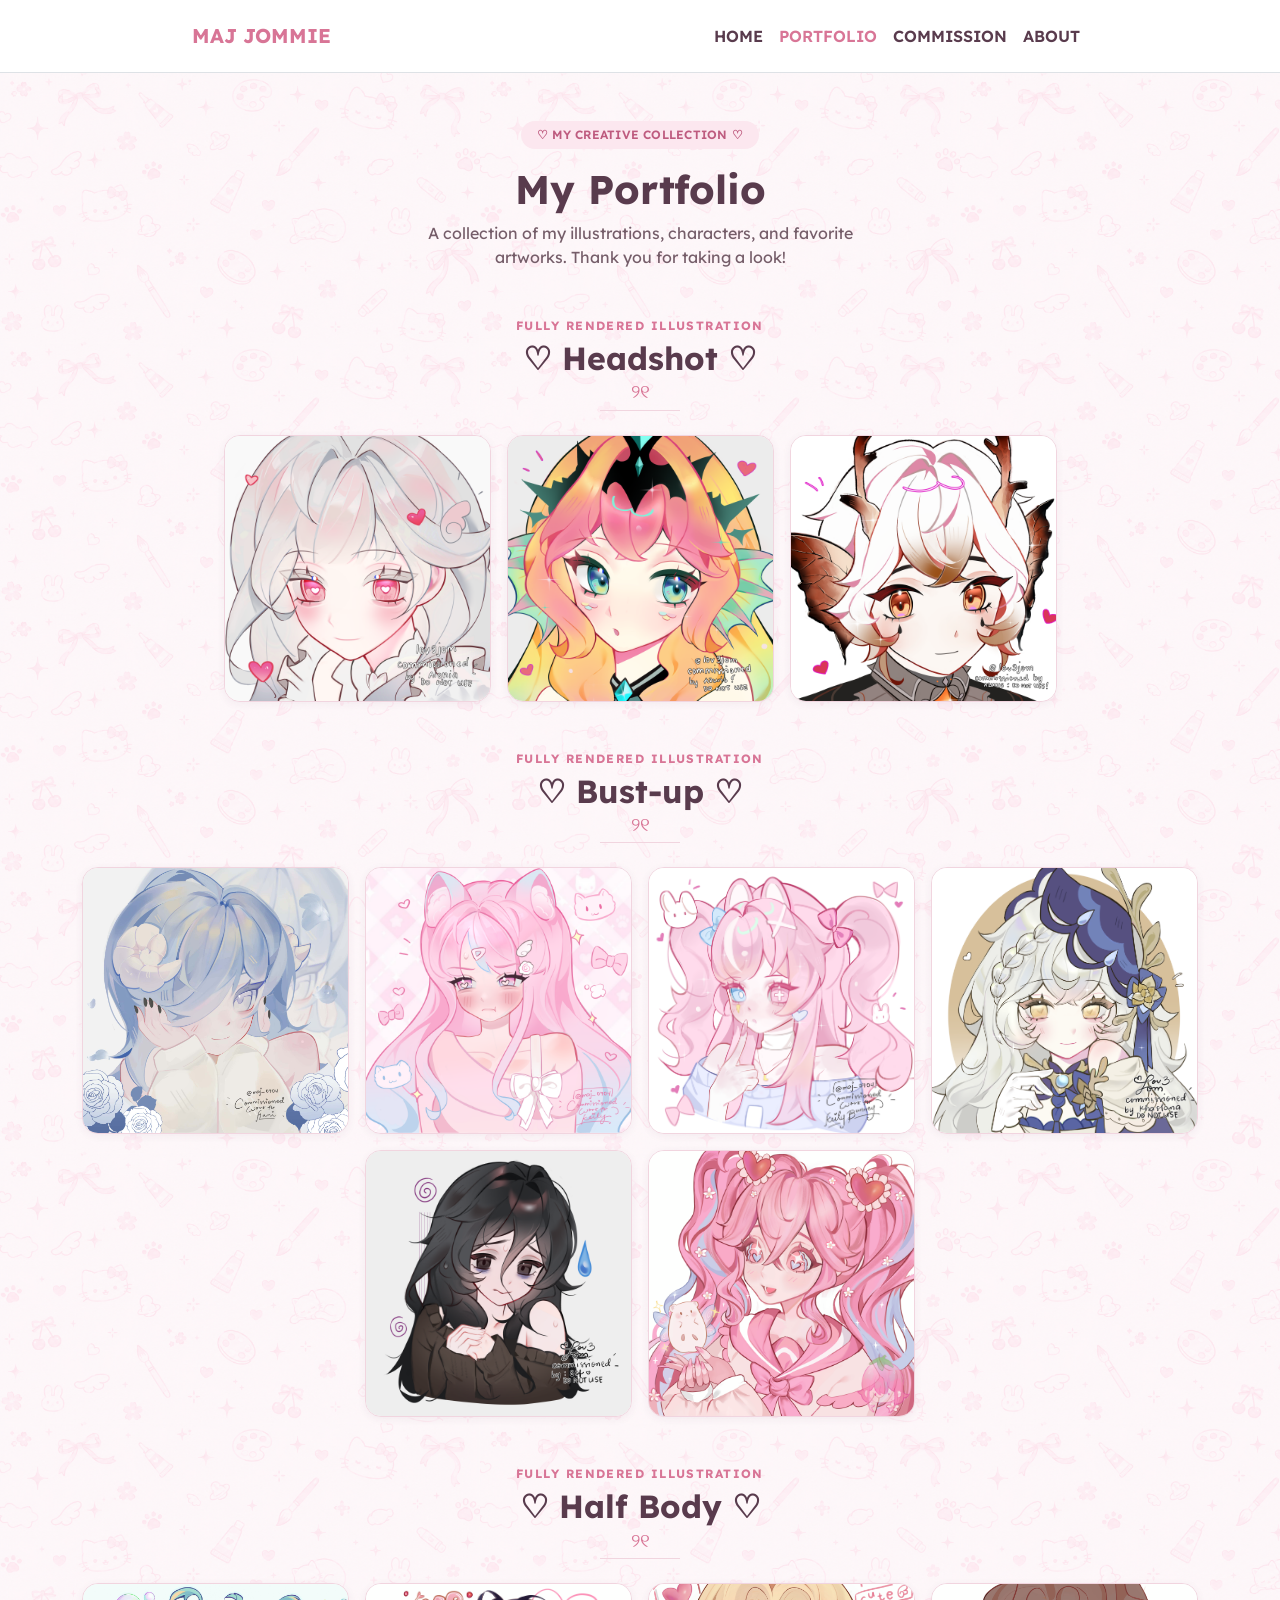
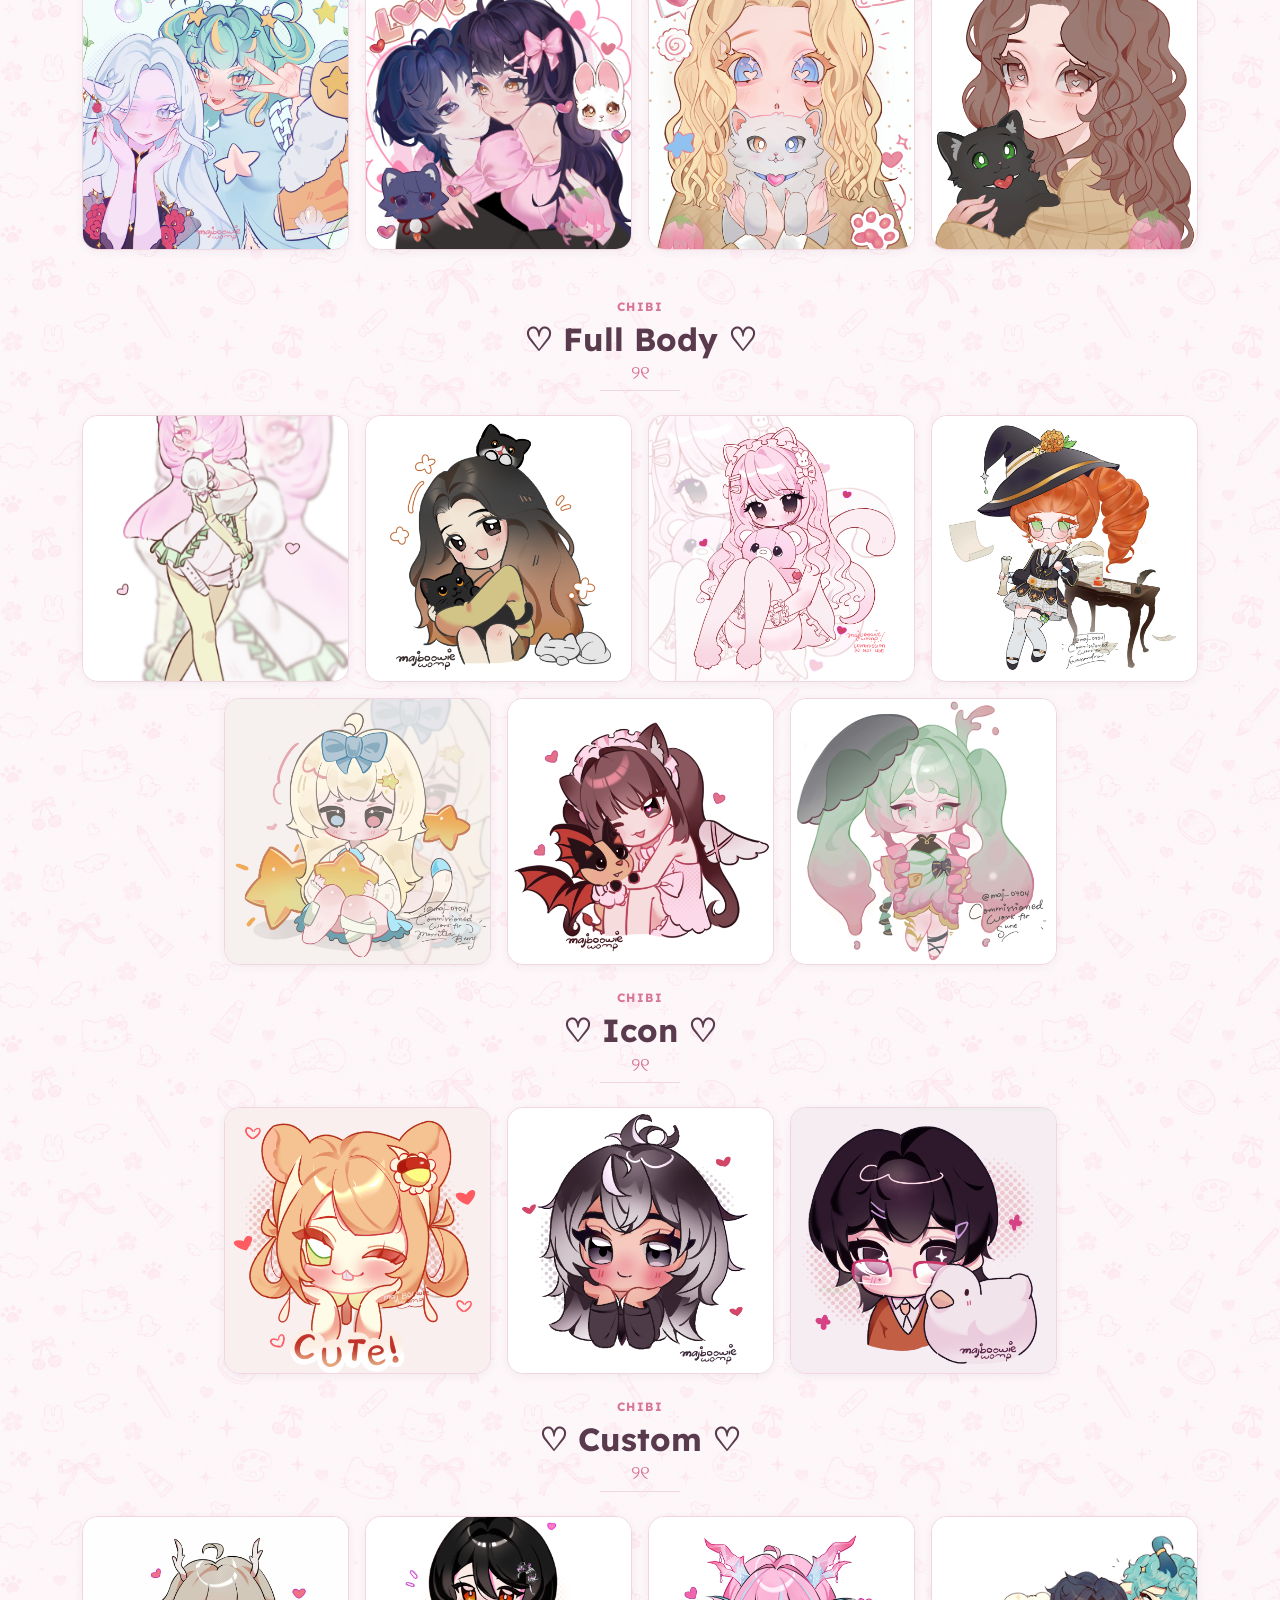
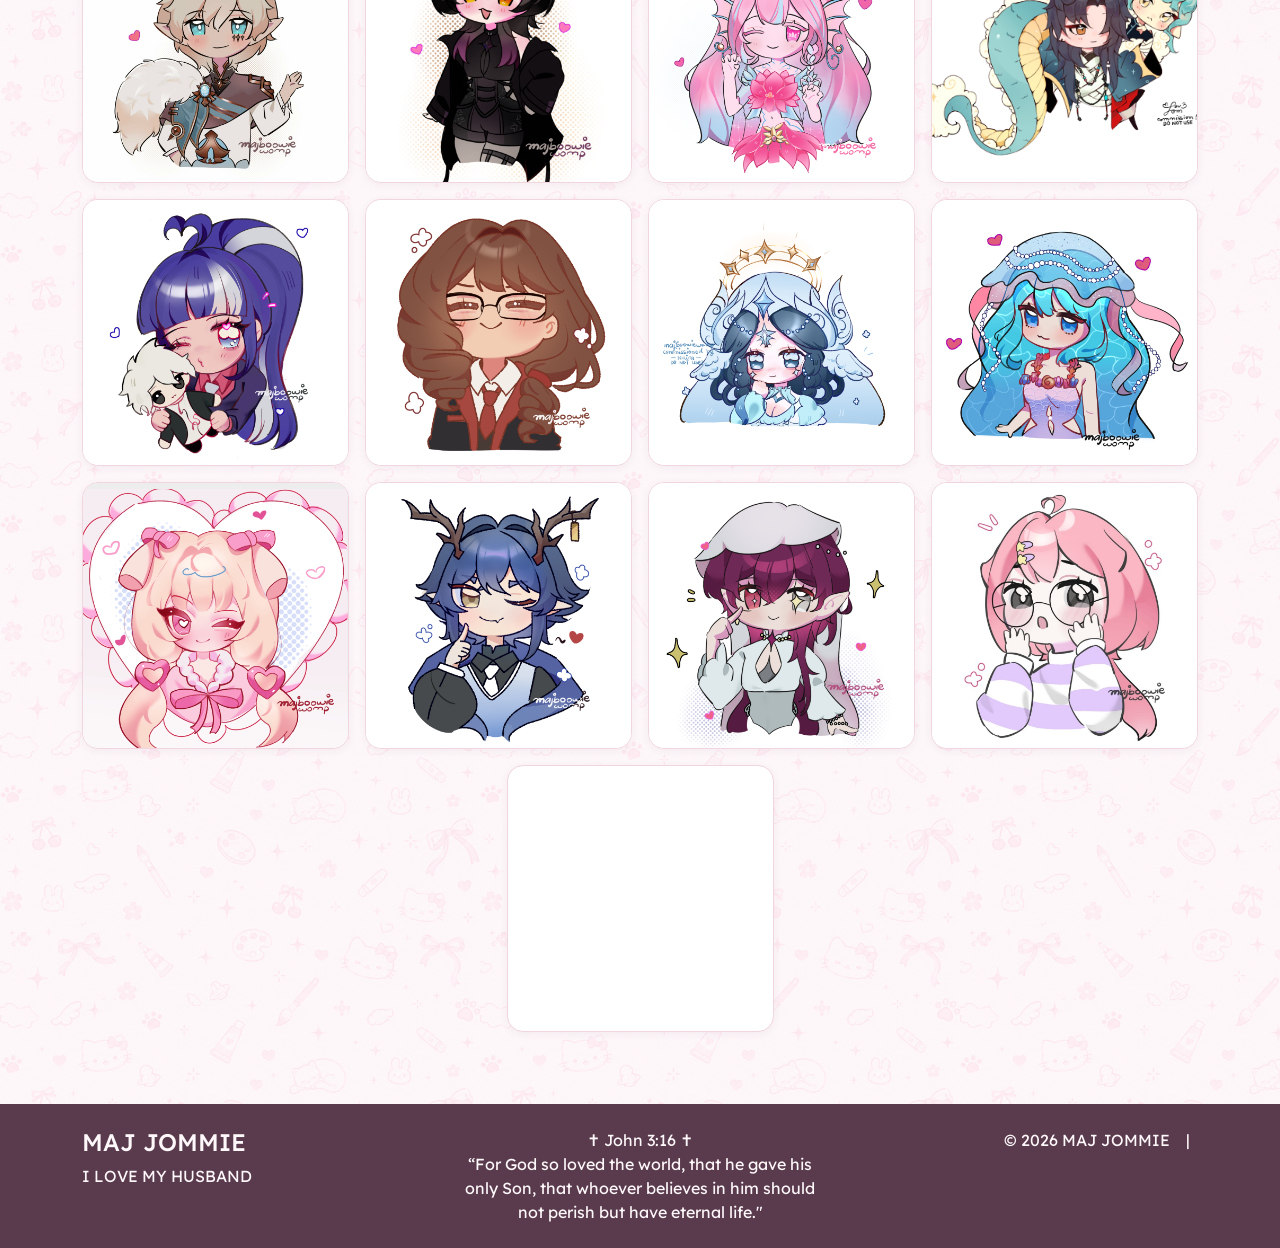
<file: html/portfolio.html>
<!DOCTYPE html>
<html lang="en">
<head>
    <meta charset="UTF-8">
    <meta name="viewport" content="width=device-width, initial-scale=1.0">

    <title>Maj Jommie | Portfolio</title>

    <!-- Bootstrap -->
    <link href="https://cdn.jsdelivr.net/npm/bootstrap@5.3.8/dist/css/bootstrap.min.css" rel="stylesheet">

    <!-- Google Fonts: Lexend -->
    <link rel="preconnect" href="https://fonts.googleapis.com">
    <link rel="preconnect" href="https://fonts.gstatic.com" crossorigin>
    <link href="https://fonts.googleapis.com/css2?family=Lexend:wght@100..900&display=swap" rel="stylesheet">

    <!-- Custom CSS -->
    <link href="/css/style.css" rel="stylesheet">
</head>

<body data-bs-spy="scroll" data-bs-target="#portfolioNavbar" data-bs-smooth-scroll="true" data-bs-root-margin="0px 0px -40%" tabindex="0">
    
    <!-- NAVBAR -->
    <nav class="navbar navbar-expand-lg bg-white border-bottom sticky-top py-3">
        <div class="container-fluid navbar-container">

            <a class="navbar-brand fw-bold text-uppercase" href="#home">
                Maj Jommie
            </a>

            <button class="navbar-toggler border-0"
                    type="button"
                    data-bs-toggle="collapse"
                    data-bs-target="#navbarLinks"
                    aria-controls="navbarLinks"
                    aria-expanded="false"
                    aria-label="Toggle navigation">

                <span class="navbar-toggler-icon"></span>
            </button>

            <div class="collapse navbar-collapse" id="navbarLinks">
                <ul class="navbar-nav ms-auto fw-semibold text-uppercase" id="portfolioNavbar">
                    <li class="nav-item">
                        <a class="nav-link" href="/html/index.html#home">Home</a>
                    </li>
                    <li class="nav-item">
                        <a class="nav-link active" href="/html/portfolio.html">Portfolio</a>
                    </li>
                    <li class="nav-item">
                        <a class="nav-link" href="/html/commission.html">Commission</a>
                    </li>
                    <li class="nav-item">
                        <a class="nav-link" href="/html/index.html#about">About</a>
                    </li>
                </ul>
            </div>

        </div>
    </nav>

    <!-- PORTFOLIO -->
    <section id="portfolio" class="py-5" style=" background-image: url('/img/background3.png'); background-size: 480px 270px; background-repeat: repeat; background-position: top left; background-attachment: scroll;">

        <div class="container">

            <!-- PORTFOLIO INTRODUCTION -->
            <div class="text-center mb-5">
                <span class="badge pink rounded-pill px-3 py-2 mb-3">
                    ♡ MY CREATIVE COLLECTION ♡
                </span>

                <h1 class="fw-bold">My Portfolio</h1>

                <p class="text-muted mx-auto" style="max-width: 500px;">
                    A collection of my illustrations, characters, and
                    favorite artworks. Thank you for taking a look!
                </p>
            </div>



            <!-- HEADSHOT -->
            <div class="gallery-category mb-5">

                <div class="text-center mb-4">
                    <p class="gallery-label mb-1">FULLY RENDERED ILLUSTRATION</p>
                    <h2 class="gallery-title">♡ Headshot ♡</h2>
                    <div class="gallery-divider mx-auto">୨୧</div>
                </div>

                <div class="row g-3 justify-content-center">

                    <div class="col-6 col-md-3">
                        <a href="/img/icon.jpg" target="_blank" class="gallery-item">
                            <img src="/img/Fully rendered Headshot/Commissioned by Aionia Lily.png" class="img-fluid w-100"
                                 alt="Headshot illustration 1" loading="lazy">
                        </a>
                    </div>

                    <div class="col-6 col-md-3">
                        <a href="/img/icon.jpg" target="_blank" class="gallery-item">
                            <img src="/img/Fully rendered Headshot/Commissioned by Azuris Tideheart (2).png" class="img-fluid w-100"
                                 alt="Headshot illustration 2" loading="lazy">
                        </a>
                    </div>

                    <div class="col-6 col-md-3">
                        <a href="/img/icon.jpg" target="_blank" class="gallery-item">
                            <img src="/img/Fully rendered Headshot/Commissioned by Azuris Tideheart.png" class="img-fluid w-100"
                                 alt="Headshot illustration 3" loading="lazy">
                        </a>
                    </div>

                </div>
            </div>


            <!-- BUST-UP -->
            <div class="gallery-category mb-5">

                <div class="text-center mb-4">
                    <p class="gallery-label mb-1">FULLY RENDERED ILLUSTRATION</p>
                    <h2 class="gallery-title">♡ Bust-up ♡</h2>
                    <div class="gallery-divider mx-auto">୨୧</div>
                </div>

                <div class="row g-3 justify-content-center">

                    <div class="col-6 col-md-3">
                        <a href="/img/icon.jpg" target="_blank" class="gallery-item">
                            <img src="/img/Fully rendered Bust-up/Commissioned by Hani.jpg" class="img-fluid w-100"
                                 alt="Bust-up illustration 1" loading="lazy">
                        </a>
                    </div>

                    <div class="col-6 col-md-3">
                        <a href="/img/icon.jpg" target="_blank" class="gallery-item">
                            <img src="/img/Fully rendered Bust-up/Commissioned by Keilyy (2).png" class="img-fluid w-100"
                                 alt="Bust-up illustration 2" loading="lazy">
                        </a>
                    </div>

                    <div class="col-6 col-md-3">
                        <a href="/img/icon.jpg" target="_blank" class="gallery-item">
                            <img src="/img/Fully rendered Bust-up/Commissioned by Keilyy.png" class="img-fluid w-100"
                                 alt="Bust-up illustration 3" loading="lazy">
                        </a>
                    </div>

                    <div class="col-6 col-md-3">
                        <a href="/img/icon.jpg" target="_blank" class="gallery-item">
                            <img src="/img/Fully rendered Bust-up/Commissioned by Khaslana Khaos.png" class="img-fluid w-100"
                                 alt="Bust-up illustration 4" loading="lazy">
                        </a>
                    </div>

                    <div class="col-6 col-md-3">
                        <a href="/img/icon.jpg" target="_blank" class="gallery-item">
                            <img src="/img/Fully rendered Bust-up/Commissioned by Sof.png" class="img-fluid w-100"
                                 alt="Bust-up illustration 4" loading="lazy">
                        </a>
                    </div>
    
                    <div class="col-6 col-md-3">
                        <a href="/img/icon.jpg" target="_blank" class="gallery-item">
                            <img src="/img/Fully rendered Bust-up/Morudoodle_s DTIYS.png" class="img-fluid w-100"
                                 alt="Bust-up illustration 4" loading="lazy">
                        </a>
                    </div>


                </div>
            </div>


            <!-- HALFBODY -->
            <div class="gallery-category mb-5">

                <div class="text-center mb-4">
                    <p class="gallery-label mb-1">FULLY RENDERED ILLUSTRATION</p>
                    <h2 class="gallery-title">♡ Half Body ♡</h2>
                    <div class="gallery-divider mx-auto">୨୧</div>
                </div>

                <div class="row g-3 justify-content-center">

                    <div class="col-6 col-md-3">
                        <a href="/img/icon.jpg" target="_blank" class="gallery-item">
                            <img src="/img/Fully rendered Halfbody/Commissioned by Yevie.png" class="img-fluid w-100"
                                 alt="Halfbody illustration 3" loading="lazy">
                        </a>
                    </div>

                    <div class="col-6 col-md-3">
                        <a href="/img/icon.jpg" target="_blank" class="gallery-item">
                            <img src="/img/Fully rendered Halfbody/Ely_s ArtCon.png" class="img-fluid w-100"
                                 alt="Halfbody illustration 4" loading="lazy">
                        </a>
                    </div>

                    <div class="col-6 col-md-3">
                        <a href="/img/icon.jpg" target="_blank" class="gallery-item">
                            <img src="/img/Fully rendered Halfbody/Commissioned by Melina.png" class="img-fluid w-100"
                                 alt="Halfbody illustration 2" loading="lazy">
                        </a>
                    </div>

                    <div class="col-6 col-md-3">
                        <a href="/img/icon.jpg" target="_blank" class="gallery-item">
                            <img src="/img/Fully rendered Halfbody/Commissioned by Emma.png" class="img-fluid w-100"
                                 alt="Halfbody illustration 1" loading="lazy">
                        </a>
                    </div>




                </div>
            </div>


            <!-- CHIBI -->
            <div class="gallery-category mb-4">

                <div class="text-center mb-4">
                    <p class="gallery-label mb-1">CHIBI</p>
                    <h2 class="gallery-title">♡ Full Body ♡</h2>
                    <div class="gallery-divider mx-auto">୨୧</div>
                </div>

                <div class="row g-3 justify-content-center">

                    <div class="col-6 col-md-3">
                        <a href="/img/icon.jpg" target="_blank" class="gallery-item">
                            <img src="/img/Chibi Fullbody/Commissioned by Fish.png" class="img-fluid w-100"
                                 alt="Chibi illustration 1" loading="lazy">
                        </a>
                    </div>

                    <div class="col-6 col-md-3">
                        <a href="/img/icon.jpg" target="_blank" class="gallery-item">
                            <img src="/img/Chibi Fullbody/Commissioned by Jhii Ho.png" class="img-fluid w-100"
                                 alt="Chibi illustration 2" loading="lazy">
                        </a>
                    </div>

                    <div class="col-6 col-md-3">
                        <a href="/img/icon.jpg" target="_blank" class="gallery-item">
                            <img src="/img/Chibi Fullbody/Commissioned by Keilyy.png" class="img-fluid w-100"
                                 alt="Chibi illustration 3" loading="lazy">
                        </a>
                    </div>

                    <div class="col-6 col-md-3">
                        <a href="/img/icon.jpg" target="_blank" class="gallery-item">
                            <img src="/img/Chibi Fullbody/Commissioned by Kwassandra.jpg" class="img-fluid w-100"
                                 alt="Chibi illustration 4" loading="lazy">
                        </a>
                    </div>

                    <div class="col-6 col-md-3">
                        <a href="/img/icon.jpg" target="_blank" class="gallery-item">
                            <img src="/img/Chibi Fullbody/Commissioned by Morritea.jpg" class="img-fluid w-100"
                                 alt="Chibi illustration 4" loading="lazy">
                        </a>
                    </div>

                    <div class="col-6 col-md-3">
                        <a href="/img/icon.jpg" target="_blank" class="gallery-item">
                            <img src="/img/Chibi Fullbody/Commissioned by Shaina.png" class="img-fluid w-100"
                                 alt="Chibi illustration 4" loading="lazy">
                        </a>
                    </div>

                    <div class="col-6 col-md-3">
                        <a href="/img/icon.jpg" target="_blank" class="gallery-item">
                            <img src="/img/Chibi Fullbody/Commissioned by Sune.jpg" class="img-fluid w-100"
                                 alt="Chibi illustration 4" loading="lazy">
                        </a>
                    </div>
                </div>
            </div>

            <div class="gallery-category mb-4">

                <div class="text-center mb-4">
                    <p class="gallery-label mb-1">CHIBI</p>
                    <h2 class="gallery-title">♡ Icon ♡</h2>
                    <div class="gallery-divider mx-auto">୨୧</div>
                </div>

                <div class="row g-3 justify-content-center">

                    <div class="col-6 col-md-3">
                        <a href="/img/icon.jpg" target="_blank" class="gallery-item">
                            <img src="/img/Chibi Icon/Commissioned by Emi.png" class="img-fluid w-100"
                                 alt="Chibi illustration 1" loading="lazy">
                        </a>
                    </div>

                    <div class="col-6 col-md-3">
                        <a href="/img/icon.jpg" target="_blank" class="gallery-item">
                            <img src="/img/Chibi Icon/Commissioned by Peng (2).png" class="img-fluid w-100"
                                 alt="Chibi illustration 2" loading="lazy">
                        </a>
                    </div>

                    <div class="col-6 col-md-3">
                        <a href="/img/icon.jpg" target="_blank" class="gallery-item">
                            <img src="/img/Chibi Icon/Commissioned by Seen.png" class="img-fluid w-100"
                                 alt="Chibi illustration 3" loading="lazy">
                        </a>
                    </div>
                </div>
            </div>

            <div class="gallery-category mb-4">

                <div class="text-center mb-4">
                    <p class="gallery-label mb-1">CHIBI</p>
                    <h2 class="gallery-title">♡ Custom ♡</h2>
                    <div class="gallery-divider mx-auto">୨୧</div>
                </div>

                <div class="row g-3 justify-content-center">

                    <div class="col-6 col-md-3">
                        <a href="/img/icon.jpg" target="_blank" class="gallery-item">
                            <img src="/img/Custom chibi/Commissioned by Currei Doods.jpg" class="img-fluid w-100"
                                 alt="Chibi illustration 1" loading="lazy">
                        </a>
                    </div>

                    <div class="col-6 col-md-3">
                        <a href="/img/icon.jpg" target="_blank" class="gallery-item">
                            <img src="/img/Custom chibi/Commissioned by Donna.png" class="img-fluid w-100"
                                 alt="Chibi illustration 2" loading="lazy">
                        </a>
                    </div>

                    <div class="col-6 col-md-3">
                        <a href="/img/icon.jpg" target="_blank" class="gallery-item">
                            <img src="/img/Custom chibi/Commissioned by Eii Yume.png" class="img-fluid w-100"
                                 alt="Chibi illustration 3" loading="lazy">
                        </a>
                    </div>

                    <div class="col-6 col-md-3">
                        <a href="/img/icon.jpg" target="_blank" class="gallery-item">
                            <img src="/img/Custom chibi/Commissioned by Khaslana Khaos.png" class="img-fluid w-100"
                                 alt="Chibi illustration 3" loading="lazy">
                        </a>
                    </div>

                    <div class="col-6 col-md-3">
                        <a href="/img/icon.jpg" target="_blank" class="gallery-item">
                            <img src="/img/Custom chibi/Commissioned by Komaeda Kimu.png" class="img-fluid w-100"
                                 alt="Chibi illustration 3" loading="lazy">
                        </a>
                    </div>

                    <div class="col-6 col-md-3">
                        <a href="/img/icon.jpg" target="_blank" class="gallery-item">
                            <img src="/img/Custom chibi/Commissioned by Kwassandra.png" class="img-fluid w-100"
                                 alt="Chibi illustration 3" loading="lazy">
                        </a>
                    </div>

                    <div class="col-6 col-md-3">
                        <a href="/img/icon.jpg" target="_blank" class="gallery-item">
                            <img src="/img/Custom chibi/Commissioned by Naira.png" class="img-fluid w-100"
                                 alt="Chibi illustration 3" loading="lazy">
                        </a>
                    </div>

                    <div class="col-6 col-md-3">
                        <a href="/img/icon.jpg" target="_blank" class="gallery-item">
                            <img src="/img/Custom chibi/Commissioned by Scarlet.jpg" class="img-fluid w-100"
                                 alt="Chibi illustration 3" loading="lazy">
                        </a>
                    </div>

                    <div class="col-6 col-md-3">
                        <a href="/img/icon.jpg" target="_blank" class="gallery-item">
                            <img src="/img/Custom chibi/Commissioned by Sophia (2).png" class="img-fluid w-100"
                                 alt="Chibi illustration 3" loading="lazy">
                        </a>
                    </div>

                    <div class="col-6 col-md-3">
                        <a href="/img/icon.jpg" target="_blank" class="gallery-item">
                            <img src="/img/Custom chibi/Commissioned by Sophia.png" class="img-fluid w-100"
                                 alt="Chibi illustration 3" loading="lazy">
                        </a>
                    </div>

                    <div class="col-6 col-md-3">
                        <a href="/img/icon.jpg" target="_blank" class="gallery-item">
                            <img src="/img/Custom chibi/Commissioned by Tsurenity.png" class="img-fluid w-100"
                                 alt="Chibi illustration 3" loading="lazy">
                        </a>
                    </div>
                
                    <div class="col-6 col-md-3">
                        <a href="/img/icon.jpg" target="_blank" class="gallery-item">
                            <img src="/img/Custom chibi/Commissioned by Wambuttan.png" class="img-fluid w-100"
                                 alt="Chibi illustration 3" loading="lazy">
                        </a>
                    </div>

                    <div class="col-6 col-md-3">
                        <a href="/img/icon.jpg" target="_blank" class="gallery-item">
                            <img src="/img/Custom chibi/Commissioned by Yogurt.png" class="img-fluid w-100"
                                 alt="Chibi illustration 3" loading="lazy">
                        </a>
                    </div>
                </div>
            </div>

        </div>
    </section>

    <footer class="py-4 site-footer">
        <div class="container">
            <div class="row align-items-start">

                <div class="col-md-4 footer-title">
                    <h4 class="white title">MAJ JOMMIE</h4>
                    <p>I LOVE MY HUSBAND</p>
                </div>

                <div class="col-md-4">
                    <p class="text-center mb-0">✝ John 3:16 ✝<br> “For God so loved the world, that he gave his only Son, that whoever believes in him should not perish but have eternal life."</p>
                </div>

                <div class="col-md-4 d-flex justify-content-end align-items-start gap-2 footer-description">
                    <p class="mb-0">© 2026 MAJ JOMMIE</p>

                    <a href="https://www.facebook.com/lov3jom" class="white">
                        <i class="bi bi-facebook"></i>
                    </a>

                    <span>|</span>

                    <a href="https://www.instagram.com/lov3jom" class="white">
                        <i class="bi bi-instagram"></i>
                    </a>
                </div>

            </div>
        </div>
    </footer>
    
    <script src="https://cdn.jsdelivr.net/npm/bootstrap@5.3.8/dist/js/bootstrap.bundle.min.js"></script>

</body>
</html>
</file>
<file: style.css>
@charset "UTF-8";

html {
    scroll-behavior: smooth;
}

:root {
    --bs-body-font-family: 'Lexend', sans-serif !important;
    --bs-font-sans-serif: 'Lexend', sans-serif !important;
}

body {
    background-color: #FFF8FA;
    color: #593B4D;
    font-family: 'Lexend', sans-serif !important;
    font-weight: 400;
}

.navbar-container,
.landing-content {
    padding-left: 15%;
    padding-right: 15%;
}

.navbar {
    background-color: #FFFFFF;
}

.navbar-brand {
    color: #D87596;
}

.navbar-brand:hover {
    color: #BE5B7F;
}

.nav-link {
    color: #593B4D;
}

.nav-link:hover,
.nav-link.active {
    color: #D87596 !important;
}

#home,
#portfolio {
    background-color: #ffecf2;
}

#about,
#commission {
    background-color: #FFF8FA;
    background-image: url("/img/background3.png");
    background-size: 480px 270px;
    background-repeat: repeat;
    background-position: top left;
    background-attachment: scroll;
}

#home {
    min-height: calc(100vh - 68px);
    overflow: hidden;
}

.landing-image {
    width: 400px;
    height: 400px;
    max-width: 100%;
    aspect-ratio: 1 / 1;
    object-fit: contain;
    border-radius: 50%;
}

.emoticons {
    width: 25%;
    height: 25%;
    max-width: 25%;
    aspect-ratio: 1 / 1;
    object-fit: contain;
    border-radius: 50%;
}

section {
    scroll-margin-top: 80px;
}

.introduction {
    padding: 0;
}

.badge.pink {
    background-color: #FCE7EF;
    color: #BE5B7F;
    font-weight: 600;
    letter-spacing: 0.02em;
    padding: 8px 14px;
    border-radius: 999px;
}

.button.pink {
    background-color: #D87596;
    color: #FFFFFF;
    border-color: #D87596;
}

.button.pink:hover {
    background-color: #BE5B7F;
    color: #FFFFFF;
    border-color: #BE5B7F;
}

.btn-outline-pink {
    background-color: #FFF0F5;
    border: 1px solid #F4A6BC;
    color: #BE5B7F;
    border-radius: 10px;
    transition: 0.2s ease;
}

.btn-outline-pink:hover {
    background-color: #FCE7EF;
    border-color: #D87596;
    color: #BE5B7F;
}

.card {
    background-color: #FFFFFF;
    border: 1px solid #F1D5DF;
}

.responsive-card-title {
    font-size: 1.1rem;
    font-weight: 600;
    color: #593B4D;
}

.responsive-card-text {
    font-size: 1rem;
    color: #755D69;
}

.text-muted {
    color: #755D69 !important;
}

.site-footer {
    background-color: #593B4D !important;
    color: #FFF8FA;
}

.site-footer a {
    color: #FCE7EF;
    text-decoration: none;
}

.site-footer a:hover {
    color: #F4A6BC;
}

.gallery-label {
    color: #D87596;
    font-size: 0.75rem;
    font-weight: 700;
    letter-spacing: 0.12em;
}

.gallery-title {
    color: #593B4D;
    font-weight: 700;
    margin-bottom: 5px;
}

.gallery-divider {
    color: #D87596;
    font-size: 1.2rem;
    width: 80px;
    border-bottom: 1px solid #F1D5DF;
    line-height: 1;
    padding-bottom: 8px;
}

.gallery-item {
    display: block;
    width: 100%;
    aspect-ratio: 1 / 1;
    overflow: hidden;
    border-radius: 10px;
    background-color: #FFFFFF;
    border: 1px solid #F1D5DF;
}

.gallery-item img {
    display: block;
    width: 100%;
    height: 100%;
    object-fit: contain;
    transition: transform 0.3s ease;
}

.gallery-item:hover img {
    transform: scale(1.04);
}

.gallery-item:hover {
    box-shadow: 0 5px 15px rgba(89, 59, 77, 0.15);
}

.process-card {
    background-color: #FFFFFF;
    border: 1px solid #F1D5DF;
    border-radius: 20px;
    box-shadow: 0 3px 10px rgba(89, 59, 77, 0.05);
    transition: transform 0.3s ease, box-shadow 0.3s ease;
}

.process-card:hover {
    transform: translateY(-6px);
    box-shadow: 0 8px 18px rgba(89, 59, 77, 0.12);
}

.process-icon {
    width: 65px;
    height: 65px;
    background-color: #FCE7EF;
    color: #D87596;
    border-radius: 50%;
    display: flex;
    align-items: center;
    justify-content: center;
    margin: 0 auto 18px;
    font-size: 1.8rem;
}

.process-number {
    color: #D87596;
    font-size: 0.7rem;
    font-weight: 700;
    letter-spacing: 0.12em;
}

.process-card h5 {
    color: #593B4D;
    font-size: 1rem;
}

.process-card p {
    font-size: 0.85rem;
    margin-top: 10px;
    margin-bottom: 0;
}

.hero-badge {
    display: inline-block;
    background-color: #FCE0EA;
    color: #BE5B7F;
    padding: 9px 18px;
    border-radius: 50px;
    font-size: 0.85rem;
    font-weight: 600;
    letter-spacing: 1px;
}

.hero-title {
    color: #593B4D;
    font-size: clamp(2.5rem, 5vw, 4.5rem);
    font-weight: 800;
    line-height: 1.15;
}

.hero-title span {
    color: #D87596;
}

.hero-subtitle {
    color: #BE5B7F;
    font-weight: 500;
}

.hero-description {
    color: #755D69;
    font-size: 1rem;
    line-height: 1.8;
    max-width: 480px;
}

.hero-image-wrapper {
    position: relative;
    width: 360px;
    max-width: 85%;
    aspect-ratio: 1 / 1;
    padding: 12px;
    border-radius: 50%;
    background-color: #FFFFFF;
    border: 2px solid #F4A6BC;
    box-shadow: 0 12px 35px rgba(89, 59, 77, 0.12);
}

.hero-image {
    width: 100%;
    height: 100%;
    object-fit: cover;
    border-radius: 50%;
}

.hero-decoration {
    position: absolute;
    z-index: 2;
    color: #D87596;
    font-size: 2.5rem;
}

.decoration-one {
    top: 5%;
    right: -8%;
}

.decoration-two {
    bottom: 8%;
    left: -8%;
}

.hero-image-caption {
    color: #BE5B7F;
    font-size: 0.9rem;
    font-weight: 500;
}

.about-card {
    width: 100%;
    max-width: 1100px;
    padding: 20px !important;
    background-color: rgba(255, 255, 255, 0.94);
    border: 1px solid #F1D5DF;
    border-radius: 25px;
    box-shadow: 0 8px 25px rgba(89, 59, 77, 0.07);
}

.about-card .row {
    --bs-gutter-x: 1.5rem;
}

.about-image-wrapper {
    width: 100%;
    max-width: 550px;
    margin: 0 auto;
    background-color: #FCE7EF;
    border: 2px solid #F4A6BC;
    border-radius: 10%;
    box-shadow: 0 5px 15px rgba(216, 117, 150, 0.15);
    overflow: hidden;
}

.about-image {
    display: block;
    width: 100%;
    height: auto;
    object-fit: contain;
    border-radius: 10%;
}

.about-name {
    color: #593B4D;
    font-weight: 700;
}

.about-caption {
    color: #D87596;
    font-size: 0.9rem;
}

.about-label {
    display: inline-block;
    color: #BE5B7F;
    background-color: #FCE7EF;
    padding: 7px 14px;
    border-radius: 50px;
    font-size: 0.75rem;
    font-weight: 700;
    letter-spacing: 1px;
}

.about-heading {
    color: #593B4D;
    font-size: 1.8rem;
    font-weight: 700;
}

.about-subheading {
    color: #BE5B7F;
    font-weight: 700;
}

.about-text {
    color: #755D69;
    font-size: 0.95rem;
    line-height: 1.9;
}


.about-divider {
    border-color: #F1D5DF;
    opacity: 1;
    margin: 25px 0;
}

.about-footer-text {
    color: #BE5B7F;
    font-size: 0.9rem;
}

.image-container {
    position: relative;
    width: 100%;
    overflow: hidden;
}

.image-container img {
    width: 100%;
    display: block;
}

.image-text {
    position: absolute;
    inset: 0;
    display: flex;
    flex-direction: column;
    justify-content: center;
    align-items: center;
    text-align: center;
    color: white;
    background-color: rgba(89, 59, 77, 0.45);
    padding: 15px;
}

.image-text h5 {
    font-weight: 700;
}

.image-text p {
    margin-bottom: 0;
    font-size: 0.85rem;
}

.portfolio-card {
    height: 100%;
    min-width: 0;
    background-color: transparent;
    border: none;
    text-align: center;
    display: flex;
    flex-direction: column;
    padding-left: 1rem;
    padding-right: 1rem;
}

.portfolio-card .gallery-item {
    padding: 8px;
    background-color: #FFFFFF;
    border: 1px solid #F1D5DF;
}

.portfolio-credit {
    margin: 10px 0 2px;
    padding: 0;
    font-size: 0.75rem;
    color: #755D69;
    white-space: nowrap;
    overflow: hidden;
    text-overflow: ellipsis;
    width: 100%;
    display: block;
}

.acknowledgement-credit {
    padding: 0;
    font-size: 0.75rem;
    color: #755D69;
    white-space: nowrap;
    overflow: hidden;
    text-overflow: ellipsis;
    width: 100%;
    display: block;
}

@media (max-width: 767.98px) {

    .landing-content {
        padding-left: 5%;
        padding-right: 5%;
    }

    .landing-content .row {
        justify-content: center;
        text-align: center;
        gap: 20px;
    }

    .landing-content .row > div {
        text-align: center !important;
    }

    .landing-image {
        width: 280px;
        height: 280px;
    }

    .hero-title {
        font-size: 2.5rem;
    }

    .hero-description {
        font-size: 0.9rem;
        margin-left: auto;
        margin-right: auto;
    }

    .hero-image-wrapper {
        width: 280px;
    }

    .responsive-card-title {
        font-size: 0.85rem;
        font-weight: 600;
    }

    .responsive-card-text {
        font-size: 0.75rem;
    }

    .gallery-title {
        font-size: 1.5rem;
    }

    .gallery-label {
        font-size: 0.65rem;
    }

    .gallery-item {
        border-radius: 12px;
    }

    .about-card {
        padding: 12px !important;
        border-radius: 18px;
    }

    .about-image-wrapper {
        max-width: 550px;
    }

    .about-heading {
        font-size: 1.5rem;
    }

    .about-text {
        font-size: 0.85rem;
    }

    .footer-title {
        text-align: center;
    }

    .site-footer .row {
        text-align: center;
        gap: 25px;
    }

    .site-footer .footer-title,
    .site-footer .col-md-4 {
        text-align: center;
    }

    .site-footer .col-md-4:last-child {
        justify-content: center;
        flex-wrap: wrap;
        gap: 10px;
    }

    .site-footer p {
        margin-bottom: 0;
    }

    .footer-description {
        text-align: center;
        display: flex;
        align-items: center;
    }


    .portfolio-credit {
        font-size: 0.65rem;
    }
}
</file>
<file: css/style.css>
@charset "UTF-8";

html {
    scroll-behavior: smooth;
}

:root {
    --bs-body-font-family: 'Lexend', sans-serif !important;
    --bs-font-sans-serif: 'Lexend', sans-serif !important;
}

body {
    background-color: #FFF8FA;
    color: #593B4D;
    font-family: 'Lexend', sans-serif !important;
    font-weight: 400;
}

.navbar-container,
.landing-content {
    padding-left: 15%;
    padding-right: 15%;
}

.navbar {
    background-color: #FFFFFF;
}

.navbar-brand {
    color: #D87596;
}

.navbar-brand:hover {
    color: #BE5B7F;
}

.nav-link {
    color: #593B4D;
}

.nav-link:hover,
.nav-link.active {
    color: #D87596 !important;
}

#home,
#portfolio {
    background-color: #ffecf2;
}

#about,
#commission {
    background-color: #FFF8FA;
    background-image: url("/img/background3.png");
    background-size: 480px 270px;
    background-repeat: repeat;
    background-position: top left;
    background-attachment: scroll;
}

#home {
    min-height: calc(100vh - 68px);
    overflow: hidden;
}

.landing-image {
    width: 400px;
    height: 400px;
    max-width: 100%;
    aspect-ratio: 1 / 1;
    object-fit: contain;
    border-radius: 50%;
}

.emoticons {
    width: 25%;
    height: 25%;
    max-width: 25%;
    aspect-ratio: 1 / 1;
    object-fit: contain;
    border-radius: 50%;
}

section {
    scroll-margin-top: 80px;
}

.introduction {
    padding: 0;
}

.badge.pink {
    background-color: #FCE7EF;
    color: #BE5B7F;
    font-weight: 600;
    letter-spacing: 0.02em;
    padding: 8px 14px;
    border-radius: 999px;
}

.button.pink {
    background-color: #D87596;
    color: #FFFFFF;
    border-color: #D87596;
}

.button.pink:hover {
    background-color: #BE5B7F;
    color: #FFFFFF;
    border-color: #BE5B7F;
}

.btn-outline-pink {
    background-color: #FFF0F5;
    border: 1px solid #F4A6BC;
    color: #BE5B7F;
    border-radius: 10px;
    transition: 0.2s ease;
}

.btn-outline-pink:hover {
    background-color: #FCE7EF;
    border-color: #D87596;
    color: #BE5B7F;
}

.card {
    background-color: #FFFFFF;
    border: 1px solid #F1D5DF;
}

.responsive-card-title {
    font-size: 1.1rem;
    font-weight: 600;
    color: #593B4D;
}

.responsive-card-text {
    font-size: 1rem;
    color: #755D69;
}

.text-muted {
    color: #755D69 !important;
}

.site-footer {
    background-color: #593B4D !important;
    color: #FFF8FA;
}

.site-footer a {
    color: #FCE7EF;
    text-decoration: none;
}

.site-footer a:hover {
    color: #F4A6BC;
}



.gallery-label {
    color: #D87596;
    font-size: 0.75rem;
    font-weight: 700;
    letter-spacing: 0.12em;
}

.gallery-title {
    color: #593B4D;
    font-weight: 700;
    margin-bottom: 5px;
}

.gallery-divider {
    color: #D87596;
    font-size: 1.2rem;
    width: 80px;
    border-bottom: 1px solid #F1D5DF;
    line-height: 1;
    padding-bottom: 8px;
}

.gallery-item {
    display: block;
    overflow: hidden;
    border-radius: 16px;
    background-color: #FFFFFF;
    border: 1px solid #F1D5DF;
    box-shadow: 0 2px 8px rgba(89, 59, 77, 0.06);
    aspect-ratio: 1 / 1;
}

.gallery-item img {
    display: block;
    width: 100%;
    height: 100%;
    object-fit: cover;
    transition: transform 0.3s ease;
}

.gallery-item:hover img {
    transform: scale(1.04);
}

.gallery-item:hover {
    box-shadow: 0 5px 15px rgba(89, 59, 77, 0.15);
}

.process-card {
    background-color: #FFFFFF;
    border: 1px solid #F1D5DF;
    border-radius: 20px;
    box-shadow: 0 3px 10px rgba(89, 59, 77, 0.05);
    transition: transform 0.3s ease, box-shadow 0.3s ease;
}

.process-card:hover {
    transform: translateY(-6px);
    box-shadow: 0 8px 18px rgba(89, 59, 77, 0.12);
}

.process-icon {
    width: 65px;
    height: 65px;
    background-color: #FCE7EF;
    color: #D87596;
    border-radius: 50%;
    display: flex;
    align-items: center;
    justify-content: center;
    margin: 0 auto 18px;
    font-size: 1.8rem;
}

.process-number {
    color: #D87596;
    font-size: 0.7rem;
    font-weight: 700;
    letter-spacing: 0.12em;
}

.process-card h5 {
    color: #593B4D;
    font-size: 1rem;
}

.process-card p {
    font-size: 0.85rem;
    margin-top: 10px;
    margin-bottom: 0;
}

.hero-badge {
    display: inline-block;
    background-color: #FCE0EA;
    color: #BE5B7F;
    padding: 9px 18px;
    border-radius: 50px;
    font-size: 0.85rem;
    font-weight: 600;
    letter-spacing: 1px;
}

.hero-title {
    color: #593B4D;
    font-size: clamp(2.5rem, 5vw, 4.5rem);
    font-weight: 800;
    line-height: 1.15;
}

.hero-title span {
    color: #D87596;
}

.hero-subtitle {
    color: #BE5B7F;
    font-weight: 500;
}

.hero-description {
    color: #755D69;
    font-size: 1rem;
    line-height: 1.8;
    max-width: 480px;
}

.hero-image-wrapper {
    position: relative;
    width: 360px;
    max-width: 85%;
    aspect-ratio: 1 / 1;
    padding: 12px;
    border-radius: 50%;
    background-color: #FFFFFF;
    border: 2px solid #F4A6BC;
    box-shadow: 0 12px 35px rgba(89, 59, 77, 0.12);
}

.hero-image {
    width: 100%;
    height: 100%;
    object-fit: cover;
    border-radius: 50%;
}

.hero-decoration {
    position: absolute;
    z-index: 2;
    color: #D87596;
    font-size: 2.5rem;
}

.decoration-one {
    top: 5%;
    right: -8%;
}

.decoration-two {
    bottom: 8%;
    left: -8%;
}

.hero-image-caption {
    color: #BE5B7F;
    font-size: 0.9rem;
    font-weight: 500;
}

.about-card {
    max-width: 1000px;
    background-color: rgba(255, 255, 255, 0.94);
    border: 1px solid #F1D5DF;
    border-radius: 25px;
    box-shadow: 0 8px 25px rgba(89, 59, 77, 0.07);
}

.about-image-wrapper {
    width: 220px;
    max-width: 100%;
    aspect-ratio: 1 / 1;
    padding: 9px;
    background-color: #FCE7EF;
    border: 2px solid #F4A6BC;
    border-radius: 50%;
    box-shadow: 0 5px 15px rgba(216, 117, 150, 0.15);
}

.about-image {
    width: 100%;
    height: 100%;
    object-fit: cover;
    border-radius: 50%;
}

.about-name {
    color: #593B4D;
    font-weight: 700;
}

.about-caption {
    color: #D87596;
    font-size: 0.9rem;
}

.about-label {
    display: inline-block;
    color: #BE5B7F;
    background-color: #FCE7EF;
    padding: 7px 14px;
    border-radius: 50px;
    font-size: 0.75rem;
    font-weight: 700;
    letter-spacing: 1px;
}

.about-heading {
    color: #593B4D;
    font-size: 1.8rem;
    font-weight: 700;
}

.about-subheading {
    color: #BE5B7F;
    font-weight: 700;
}

.about-text {
    color: #755D69;
    font-size: 0.95rem;
    line-height: 1.9;
}

.about-divider {
    border-color: #F1D5DF;
    opacity: 1;
    margin: 25px 0;
}

.about-footer-text {
    color: #BE5B7F;
    font-size: 0.9rem;
}


.image-container {
    position: relative;
    width: 100%;
}

.image-container img {
    width: 100%;
    display: block;
}

.image-container {
    position: relative;
    width: 100%;
    overflow: hidden;
}

.image-container img {
    width: 100%;
    display: block;
}

.image-text {
    position: absolute;
    inset: 0;
    display: flex;
    flex-direction: column;
    justify-content: center;
    align-items: center;
    text-align: center;
    color: white;
    background-color: rgba(89, 59, 77, 0.45);
    padding: 15px;
}

.image-text h5 {
    font-weight: 700;
}

.image-text p {
    margin-bottom: 0;
    font-size: 0.85rem;
}

@media (max-width: 767.98px) {

    .landing-content {
        padding-left: 5%;
        padding-right: 5%;
    }

    .landing-content .row {
        justify-content: center;
        text-align: center;
        gap: 20px;
    }

    .landing-content .row > div {
        text-align: center !important;
    }

    .landing-image {
        width: 280px;
        height: 280px;
    }

    .hero-title {
        font-size: 2.5rem;
    }

    .hero-description {
        font-size: 0.9rem;
        margin-left: auto;
        margin-right: auto;
    }

    .hero-image-wrapper {
        width: 280px;
    }

    .responsive-card-title {
        font-size: 0.85rem;
        font-weight: 600;
    }

    .responsive-card-text {
        font-size: 0.75rem;
    }

    .gallery-title {
        font-size: 1.5rem;
    }

    .gallery-label {
        font-size: 0.65rem;
    }

    .gallery-item {
        border-radius: 12px;
    }

    .about-card {
        border-radius: 18px;
        padding: 25px !important;
    }

    .about-image-wrapper {
        width: 180px;
    }

    .about-heading {
        font-size: 1.5rem;
    }

    .about-text {
        font-size: 0.85rem;
    }

    .footer-title {
    text-align: center;
    }

    .site-footer .row {
        text-align: center;
        gap: 25px;
    }

    .site-footer .footer-title,
    .site-footer .col-md-4 {
        text-align: center;
    }

    .site-footer .col-md-4:last-child {
        justify-content: center;
        flex-wrap: wrap;
        gap: 10px;
    }

    .site-footer p {
        margin-bottom: 0;
    }

    .footer-description {
        text-align: center;
        display: flex;
        align-items: center;
    }
}
</file>
